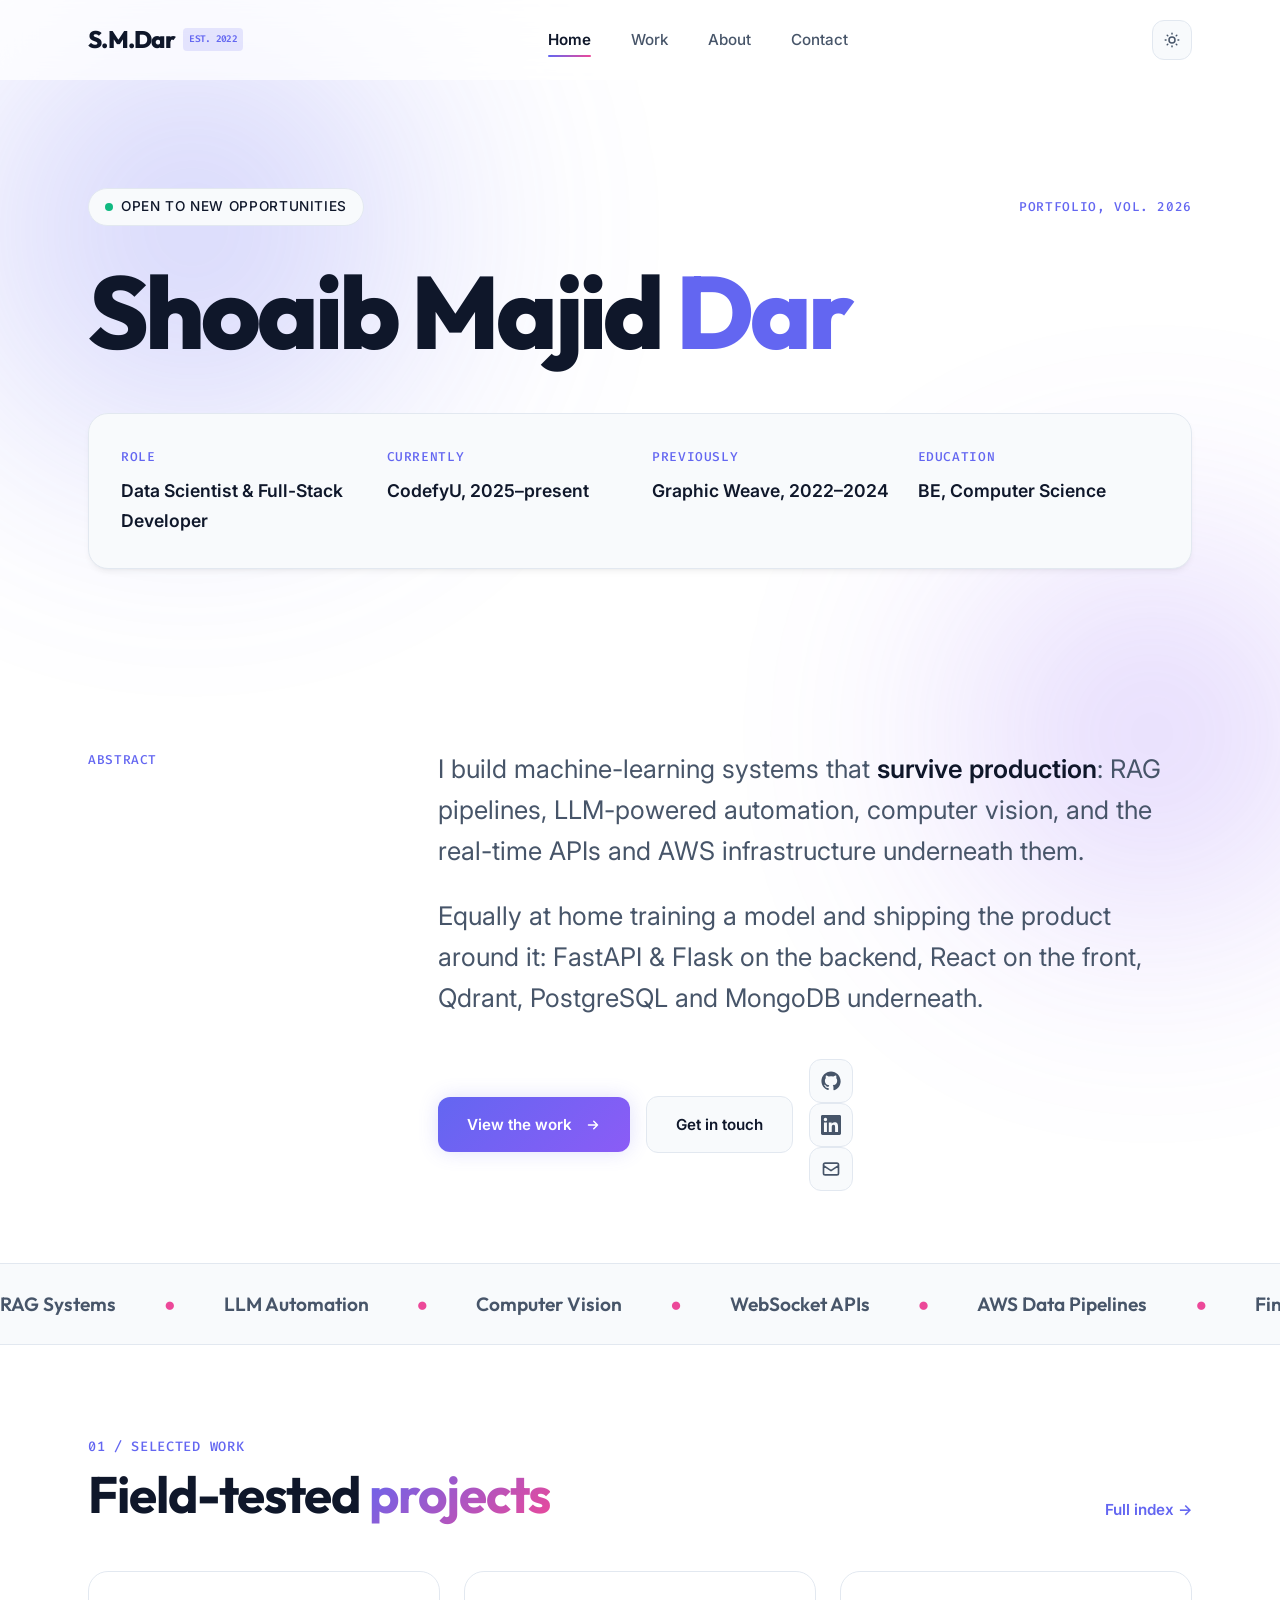
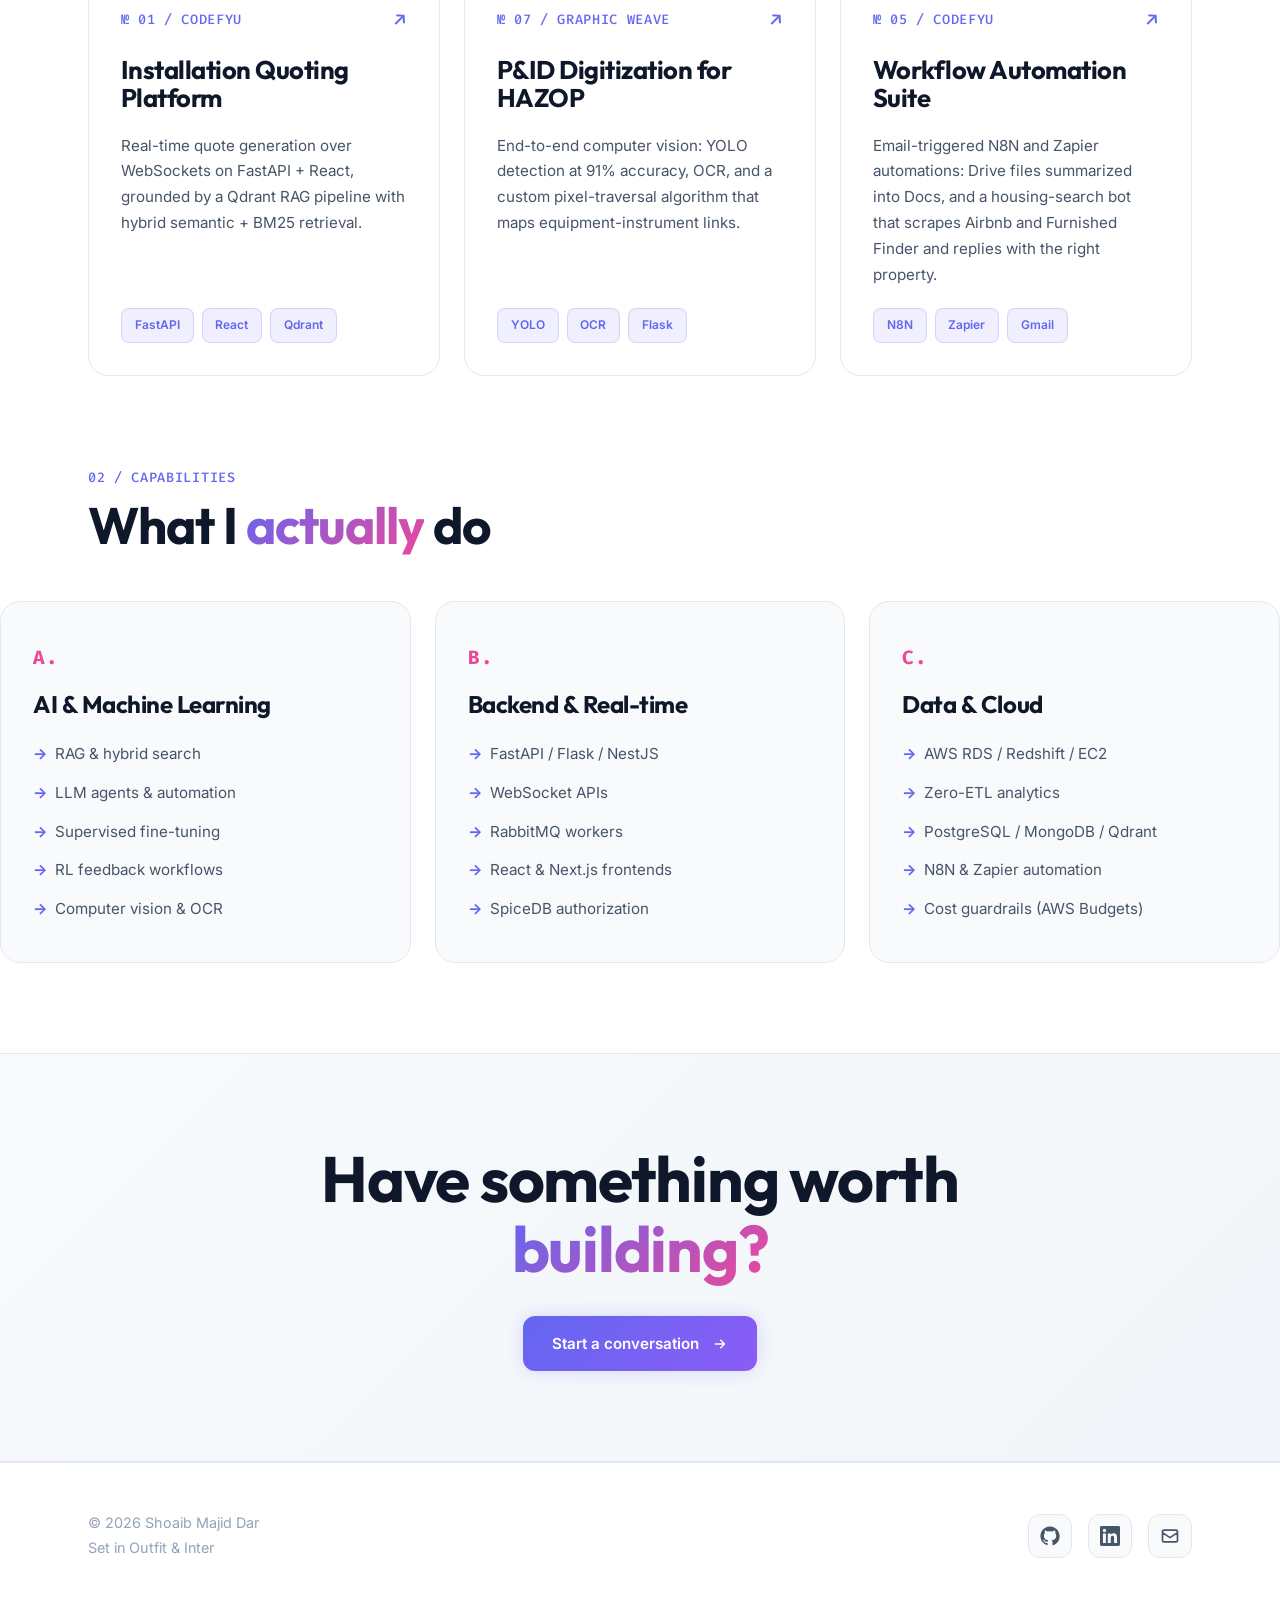
<file: index.html>
<!DOCTYPE html>
<html lang="en">

<head>
  <meta charset="UTF-8">
  <meta name="viewport" content="width=device-width, initial-scale=1.0">
  <meta name="description"
    content="Shoaib Majid Dar, Data Scientist & Full-Stack Developer. RAG systems, LLM automation, computer vision, and the infrastructure that carries them to production.">
  <title>Shoaib Majid Dar | Data Scientist &amp; Full-Stack Developer</title>
  <link rel="icon" type="image/png" href="favicon.png">
  <script>
    (function () {
      try {
        var t = localStorage.getItem('theme') ||
          (matchMedia('(prefers-color-scheme: dark)').matches ? 'dark' : 'light');
        document.documentElement.setAttribute('data-theme', t);
      } catch (e) { }
    })();
  </script>
  <link rel="preconnect" href="https://fonts.googleapis.com">
  <link rel="preconnect" href="https://fonts.gstatic.com" crossorigin>
  <link href="https://fonts.googleapis.com/css2?family=Inter:wght@400;500;600&family=Outfit:wght@300;400;500;600;700;800&family=Fira+Code:wght@400;500&display=swap" rel="stylesheet">
  <link rel="stylesheet" href="css/styles.css">
</head>

<body>
  <!-- Navigation -->
  <nav class="navbar">
    <div class="container">
      <a href="index.html" class="nav-logo">S.M.Dar<sup>EST. 2022</sup></a>

      <ul class="nav-menu" id="navMenu">
        <li><a href="index.html" class="nav-link active">Home</a></li>
        <li><a href="portfolio.html" class="nav-link">Work</a></li>
        <li><a href="about.html" class="nav-link">About</a></li>
        <li><a href="contact.html" class="nav-link">Contact</a></li>
      </ul>

      <div class="nav-actions">
        <button class="theme-toggle" id="themeToggle" aria-label="Toggle theme">
          <svg class="sun-icon" xmlns="http://www.w3.org/2000/svg" fill="none" viewBox="0 0 24 24"
            stroke="currentColor">
            <path stroke-linecap="round" stroke-linejoin="round" stroke-width="2"
              d="M12 3v1m0 16v1m9-9h-1M4 12H3m15.364 6.364l-.707-.707M6.343 6.343l-.707-.707m12.728 0l-.707.707M6.343 17.657l-.707.707M16 12a4 4 0 11-8 0 4 4 0 018 0z" />
          </svg>
          <svg class="moon-icon" style="display:none;" xmlns="http://www.w3.org/2000/svg" fill="none"
            viewBox="0 0 24 24" stroke="currentColor">
            <path stroke-linecap="round" stroke-linejoin="round" stroke-width="2"
              d="M20.354 15.354A9 9 0 018.646 3.646 9.003 9.003 0 0012 21a9.003 9.003 0 008.354-5.646z" />
          </svg>
        </button>
        <button class="nav-toggle" id="navToggle" aria-label="Toggle menu">
          <span></span>
          <span></span>
          <span></span>
        </button>
      </div>
    </div>
  </nav>

  <!-- Masthead -->
  <header class="masthead">
    <div class="container">
      <div class="masthead-top mono reveal">
        <span class="status-pill"><span class="status-dot"></span>Open to new opportunities</span>
        <span>Portfolio, Vol. 2026</span>
      </div>
      <h1 class="masthead-name reveal d1">
        Shoaib Majid <span class="last-name">Dar</span>
      </h1>
      <dl class="masthead-meta reveal d2">
        <div>
          <dt class="mono">Role</dt>
          <dd>Data Scientist &amp; Full-Stack Developer</dd>
        </div>
        <div>
          <dt class="mono">Currently</dt>
          <dd>CodefyU, 2025&ndash;present</dd>
        </div>
        <div>
          <dt class="mono">Previously</dt>
          <dd>Graphic Weave, 2022&ndash;2024</dd>
        </div>
        <div>
          <dt class="mono">Education</dt>
          <dd>BE, Computer Science</dd>
        </div>
      </dl>
    </div>
  </header>

  <!-- Abstract -->
  <section class="abstract">
    <div class="container">
      <span class="abstract-label mono reveal">Abstract</span>
      <div class="abstract-body">
        <p class="reveal d1">
          I build machine-learning systems that <em>survive production</em>: RAG pipelines,
          LLM-powered automation, computer vision, and the real-time APIs and AWS
          infrastructure underneath them.
        </p>
        <p class="reveal d2">
          Equally at home training a model and shipping the product around it:
          FastAPI &amp; Flask on the backend, React on the front, Qdrant, PostgreSQL
          and MongoDB underneath.
        </p>
        <div class="abstract-actions reveal d3">
          <a href="portfolio.html" class="btn btn-primary">
            View the work
            <svg xmlns="http://www.w3.org/2000/svg" fill="none" viewBox="0 0 24 24" stroke="currentColor">
              <path stroke-linecap="round" stroke-linejoin="round" stroke-width="2" d="M13 7l5 5m0 0l-5 5m5-5H6" />
            </svg>
          </a>
          <a href="contact.html" class="btn btn-secondary">Get in touch</a>
          <div class="hero-social">
            <a href="https://github.com/ShoaibMajidDar" target="_blank" rel="noopener" class="icon-link"
              aria-label="GitHub">
              <svg xmlns="http://www.w3.org/2000/svg" viewBox="0 0 24 24" fill="currentColor">
                <path
                  d="M12 .5C5.65.5.5 5.65.5 12c0 5.08 3.29 9.39 7.86 10.91.58.1.79-.25.79-.56v-2c-3.2.69-3.87-1.36-3.87-1.36-.52-1.33-1.27-1.68-1.27-1.68-1.04-.71.08-.7.08-.7 1.15.08 1.76 1.18 1.76 1.18 1.02 1.76 2.69 1.25 3.35.96.1-.74.4-1.25.72-1.54-2.55-.29-5.24-1.28-5.24-5.69 0-1.26.45-2.28 1.18-3.09-.12-.29-.51-1.46.11-3.04 0 0 .97-.31 3.18 1.18a11.05 11.05 0 0 1 5.79 0c2.21-1.49 3.17-1.18 3.17-1.18.63 1.58.24 2.75.12 3.04.74.81 1.18 1.83 1.18 3.09 0 4.42-2.69 5.39-5.26 5.68.41.36.78 1.06.78 2.14v3.17c0 .31.21.67.8.56 4.57-1.52 7.85-5.83 7.85-10.91C23.5 5.65 18.35.5 12 .5Z" />
              </svg>
            </a>
            <a href="https://www.linkedin.com/in/shoaib-dar-37178b1ab/" target="_blank" rel="noopener"
              class="icon-link" aria-label="LinkedIn">
              <svg xmlns="http://www.w3.org/2000/svg" viewBox="0 0 24 24" fill="currentColor">
                <path
                  d="M20.45 20.45h-3.55v-5.57c0-1.33-.03-3.04-1.85-3.04-1.85 0-2.14 1.45-2.14 2.94v5.67H9.36V9h3.41v1.56h.05c.48-.9 1.64-1.85 3.37-1.85 3.6 0 4.27 2.37 4.27 5.46v6.28ZM5.34 7.43a2.06 2.06 0 1 1 0-4.12 2.06 2.06 0 0 1 0 4.12ZM7.12 20.45H3.56V9h3.56v11.45ZM22.22 0H1.77C.79 0 0 .77 0 1.72v20.55C0 23.23.79 24 1.77 24h20.45c.98 0 1.78-.77 1.78-1.73V1.72C24 .77 23.2 0 22.22 0Z" />
              </svg>
            </a>
            <a href="mailto:shoaibmajid92@gmail.com" class="icon-link" aria-label="Email">
              <svg xmlns="http://www.w3.org/2000/svg" fill="none" viewBox="0 0 24 24" stroke="currentColor">
                <path stroke-linecap="round" stroke-linejoin="round" stroke-width="2"
                  d="M3 8l9 6 9-6M5 19h14a2 2 0 002-2V7a2 2 0 00-2-2H5a2 2 0 00-2 2v10a2 2 0 002 2z" />
              </svg>
            </a>
          </div>
        </div>
      </div>
    </div>
  </section>

  <!-- Marquee divider -->
  <div class="marquee" aria-hidden="true">
    <div class="marquee-track">
      <span>RAG Systems</span><span class="sep">●</span>
      <span>LLM Automation</span><span class="sep">●</span>
      <span>Computer Vision</span><span class="sep">●</span>
      <span>WebSocket APIs</span><span class="sep">●</span>
      <span>AWS Data Pipelines</span><span class="sep">●</span>
      <span>Fine-tuning</span><span class="sep">●</span>
      <span>RAG Systems</span><span class="sep">●</span>
      <span>LLM Automation</span><span class="sep">●</span>
      <span>Computer Vision</span><span class="sep">●</span>
      <span>WebSocket APIs</span><span class="sep">●</span>
      <span>AWS Data Pipelines</span><span class="sep">●</span>
      <span>Fine-tuning</span><span class="sep">●</span>
    </div>
  </div>

  <!-- Selected work -->
  <section class="section">
    <div class="container">
      <div class="section-head reveal">
        <div>
          <span class="kicker mono">01 / Selected work</span>
          <h2>Field-tested <em>projects</em></h2>
        </div>
        <a href="portfolio.html" class="section-link">Full index &rarr;</a>
      </div>

      <div class="featured-grid">
        <a href="project.html?id=quoting-platform" class="feature-card reveal d1">
          <div class="feature-top mono">
            <span>№ 01 / CodefyU</span>
            <span class="feature-arrow">&#8599;</span>
          </div>
          <h3>Installation Quoting Platform</h3>
          <p>Real-time quote generation over WebSockets on FastAPI + React, grounded by a
            Qdrant RAG pipeline with hybrid semantic + BM25 retrieval.</p>
          <div class="tag-row">
            <span class="tag">FastAPI</span><span class="tag">React</span><span class="tag">Qdrant</span>
          </div>
        </a>
        <a href="project.html?id=pid-digitization" class="feature-card reveal d2">
          <div class="feature-top mono">
            <span>№ 07 / Graphic Weave</span>
            <span class="feature-arrow">&#8599;</span>
          </div>
          <h3>P&amp;ID Digitization for HAZOP</h3>
          <p>End-to-end computer vision: YOLO detection at 91% accuracy, OCR, and a custom
            pixel-traversal algorithm that maps equipment-instrument links.</p>
          <div class="tag-row">
            <span class="tag">YOLO</span><span class="tag">OCR</span><span class="tag">Flask</span>
          </div>
        </a>
        <a href="project.html?id=workflow-automations" class="feature-card reveal d3">
          <div class="feature-top mono">
            <span>№ 05 / CodefyU</span>
            <span class="feature-arrow">&#8599;</span>
          </div>
          <h3>Workflow Automation Suite</h3>
          <p>Email-triggered N8N and Zapier automations: Drive files summarized into Docs,
            and a housing-search bot that scrapes Airbnb and Furnished Finder and replies
            with the right property.</p>
          <div class="tag-row">
            <span class="tag">N8N</span><span class="tag">Zapier</span><span class="tag">Gmail</span>
          </div>
        </a>
      </div>
    </div>
  </section>

  <!-- Capabilities -->
  <section class="section" style="padding-top: 0;">
    <div class="container">
      <div class="section-head reveal">
        <div>
          <span class="kicker mono">02 / Capabilities</span>
          <h2>What I <em>actually</em> do</h2>
        </div>
      </div>
    </div>
    <div class="cap-grid">
      <div class="cap-cell reveal d1">
        <span class="cap-num mono">A.</span>
        <h3>AI &amp; Machine Learning</h3>
        <ul>
          <li>RAG &amp; hybrid search</li>
          <li>LLM agents &amp; automation</li>
          <li>Supervised fine-tuning</li>
          <li>RL feedback workflows</li>
          <li>Computer vision &amp; OCR</li>
        </ul>
      </div>
      <div class="cap-cell reveal d2">
        <span class="cap-num mono">B.</span>
        <h3>Backend &amp; Real-time</h3>
        <ul>
          <li>FastAPI / Flask / NestJS</li>
          <li>WebSocket APIs</li>
          <li>RabbitMQ workers</li>
          <li>React &amp; Next.js frontends</li>
          <li>SpiceDB authorization</li>
        </ul>
      </div>
      <div class="cap-cell reveal d3">
        <span class="cap-num mono">C.</span>
        <h3>Data &amp; Cloud</h3>
        <ul>
          <li>AWS RDS / Redshift / EC2</li>
          <li>Zero-ETL analytics</li>
          <li>PostgreSQL / MongoDB / Qdrant</li>
          <li>N8N &amp; Zapier automation</li>
          <li>Cost guardrails (AWS Budgets)</li>
        </ul>
      </div>
    </div>
  </section>

  <!-- CTA -->
  <section class="cta-band">
    <div class="container">
      <h2 class="reveal">Have something worth <em>building?</em></h2>
      <a href="contact.html" class="btn btn-primary reveal d1">
        Start a conversation
        <svg xmlns="http://www.w3.org/2000/svg" fill="none" viewBox="0 0 24 24" stroke="currentColor">
          <path stroke-linecap="round" stroke-linejoin="round" stroke-width="2" d="M13 7l5 5m0 0l-5 5m5-5H6" />
        </svg>
      </a>
    </div>
  </section>

  <!-- Footer -->
  <footer class="footer">
    <div class="container">
      <p class="footer-colophon">© 2026 Shoaib Majid Dar<br>Set in Outfit &amp; Inter</p>
      <div class="footer-social">
        <a href="https://github.com/ShoaibMajidDar" target="_blank" rel="noopener" class="icon-link"
          aria-label="GitHub">
          <svg xmlns="http://www.w3.org/2000/svg" viewBox="0 0 24 24" fill="currentColor">
            <path
              d="M12 .5C5.65.5.5 5.65.5 12c0 5.08 3.29 9.39 7.86 10.91.58.1.79-.25.79-.56v-2c-3.2.69-3.87-1.36-3.87-1.36-.52-1.33-1.27-1.68-1.27-1.68-1.04-.71.08-.7.08-.7 1.15.08 1.76 1.18 1.76 1.18 1.02 1.76 2.69 1.25 3.35.96.1-.74.4-1.25.72-1.54-2.55-.29-5.24-1.28-5.24-5.69 0-1.26.45-2.28 1.18-3.09-.12-.29-.51-1.46.11-3.04 0 0 .97-.31 3.18 1.18a11.05 11.05 0 0 1 5.79 0c2.21-1.49 3.17-1.18 3.17-1.18.63 1.58.24 2.75.12 3.04.74.81 1.18 1.83 1.18 3.09 0 4.42-2.69 5.39-5.26 5.68.41.36.78 1.06.78 2.14v3.17c0 .31.21.67.8.56 4.57-1.52 7.85-5.83 7.85-10.91C23.5 5.65 18.35.5 12 .5Z" />
          </svg>
        </a>
        <a href="https://www.linkedin.com/in/shoaib-dar-37178b1ab/" target="_blank" rel="noopener" class="icon-link"
          aria-label="LinkedIn">
          <svg xmlns="http://www.w3.org/2000/svg" viewBox="0 0 24 24" fill="currentColor">
            <path
              d="M20.45 20.45h-3.55v-5.57c0-1.33-.03-3.04-1.85-3.04-1.85 0-2.14 1.45-2.14 2.94v5.67H9.36V9h3.41v1.56h.05c.48-.9 1.64-1.85 3.37-1.85 3.6 0 4.27 2.37 4.27 5.46v6.28ZM5.34 7.43a2.06 2.06 0 1 1 0-4.12 2.06 2.06 0 0 1 0 4.12ZM7.12 20.45H3.56V9h3.56v11.45ZM22.22 0H1.77C.79 0 0 .77 0 1.72v20.55C0 23.23.79 24 1.77 24h20.45c.98 0 1.78-.77 1.78-1.73V1.72C24 .77 23.2 0 22.22 0Z" />
          </svg>
        </a>
        <a href="mailto:shoaibmajid92@gmail.com" class="icon-link" aria-label="Email">
          <svg xmlns="http://www.w3.org/2000/svg" fill="none" viewBox="0 0 24 24" stroke="currentColor">
            <path stroke-linecap="round" stroke-linejoin="round" stroke-width="2"
              d="M3 8l9 6 9-6M5 19h14a2 2 0 002-2V7a2 2 0 00-2-2H5a2 2 0 00-2 2v10a2 2 0 002 2z" />
          </svg>
        </a>
      </div>
    </div>
  </footer>

  <script src="js/main.js"></script>
</body>

</html>
</file>
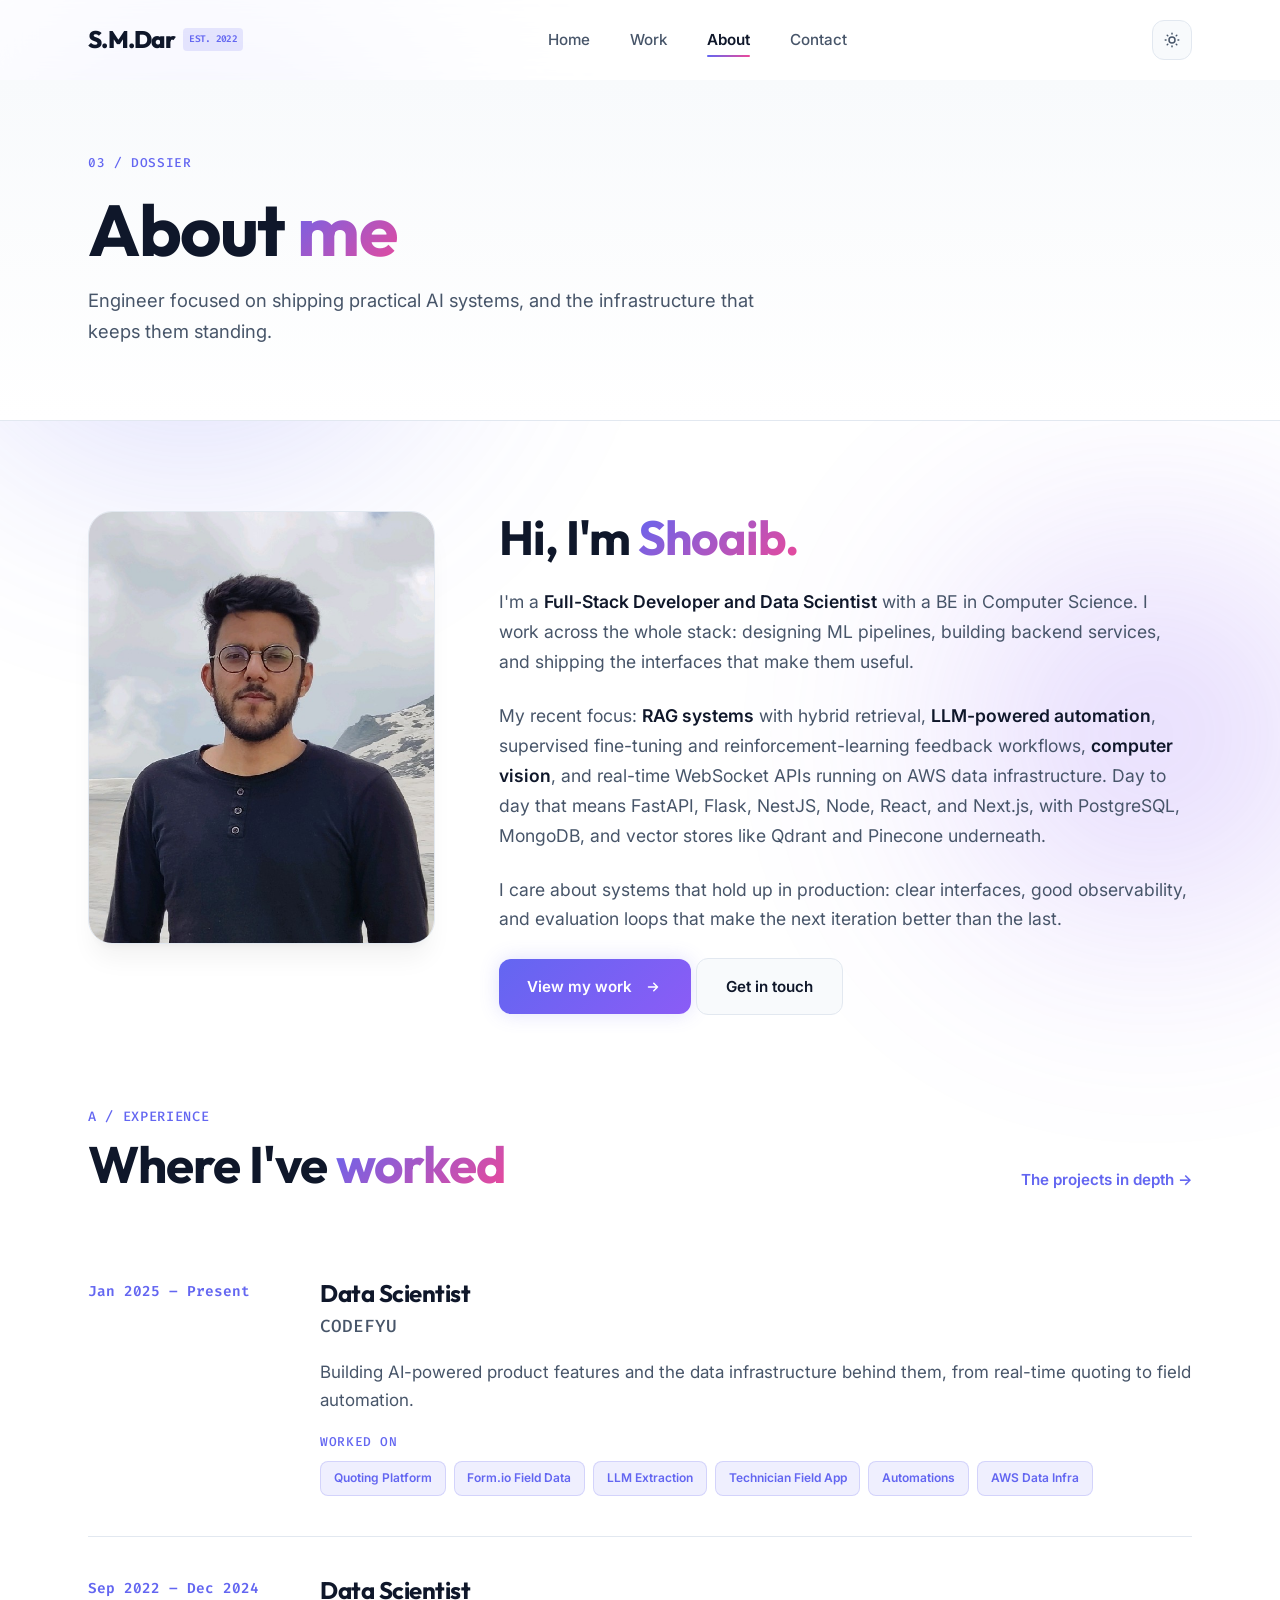
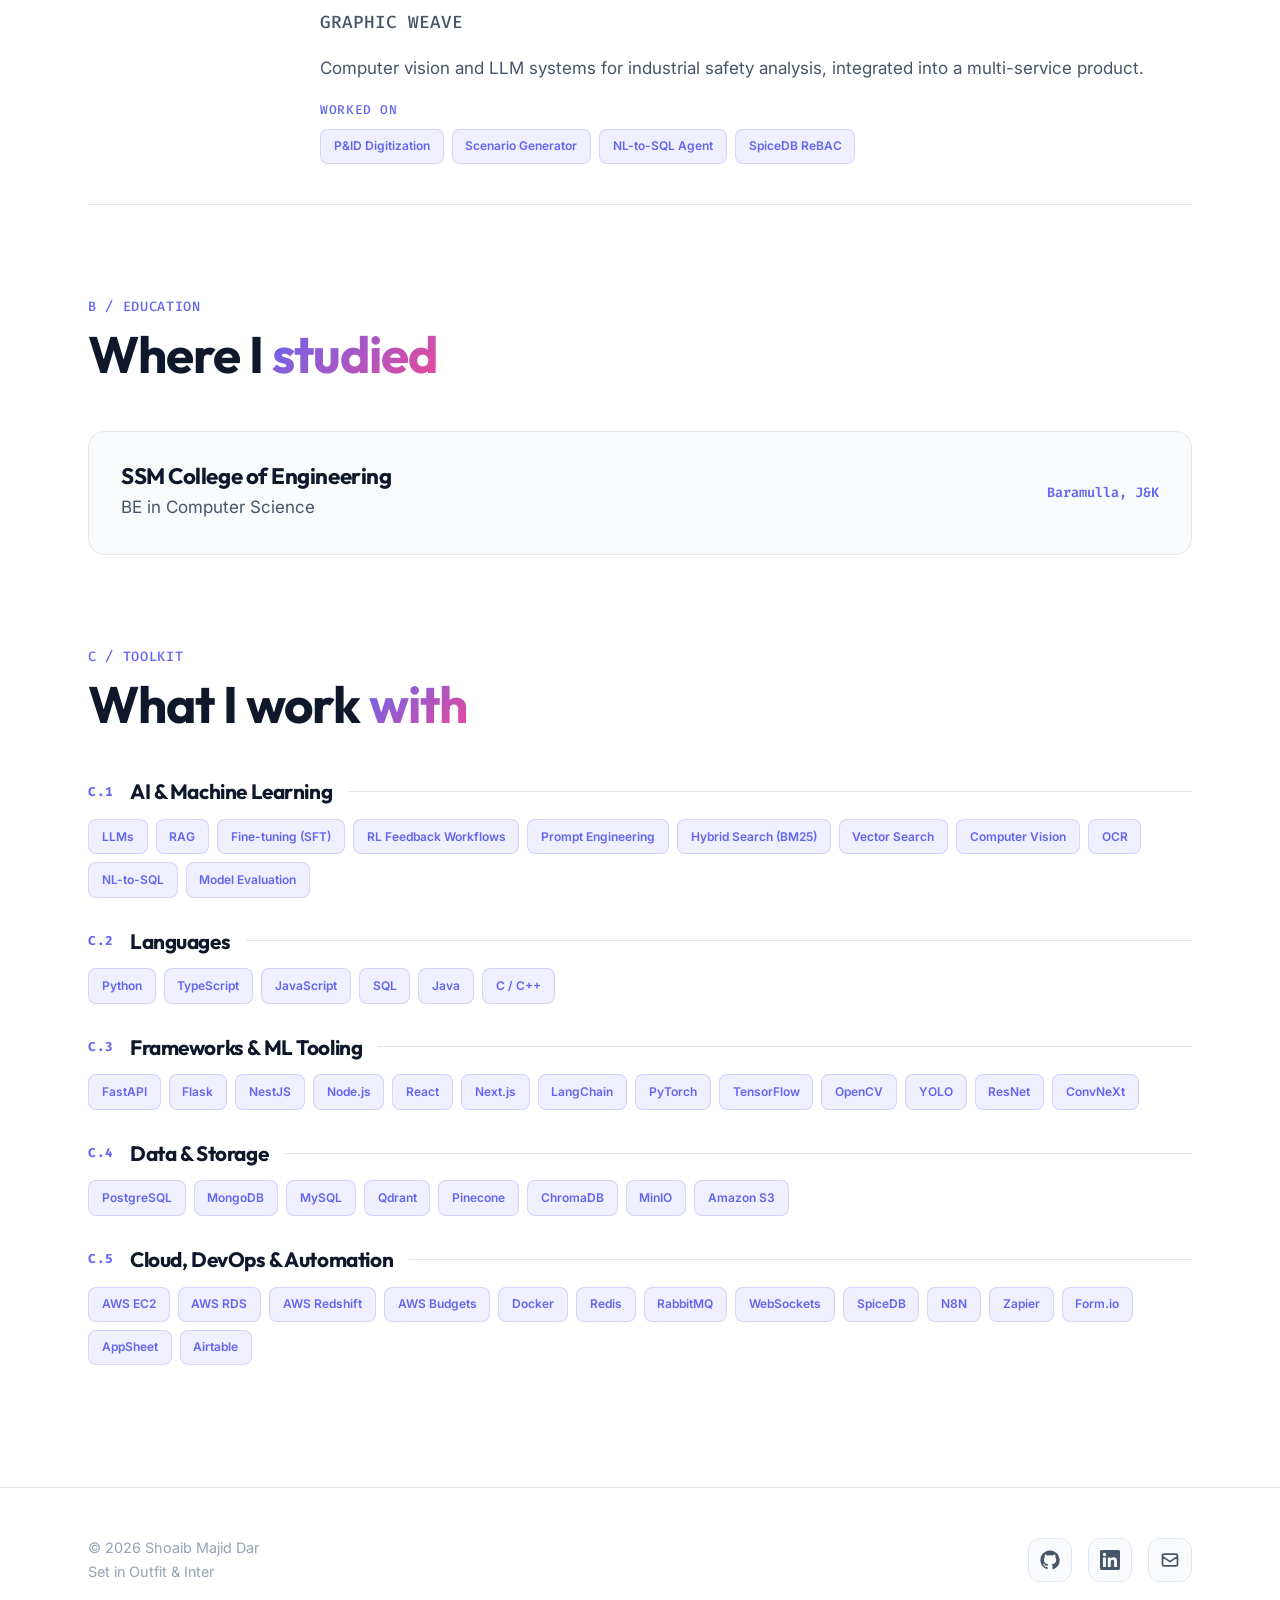
<file: about.html>
<!DOCTYPE html>
<html lang="en">

<head>
    <meta charset="UTF-8">
    <meta name="viewport" content="width=device-width, initial-scale=1.0">
    <meta name="description"
        content="About Shoaib Majid Dar, Data Scientist and Full-Stack Developer. Experience at CodefyU and Graphic Weave, BE in Computer Science.">
    <title>About | Shoaib Majid Dar</title>
    <script>
        (function () {
            try {
                var t = localStorage.getItem('theme') ||
                    (matchMedia('(prefers-color-scheme: dark)').matches ? 'dark' : 'light');
                document.documentElement.setAttribute('data-theme', t);
            } catch (e) { }
        })();
    </script>
    <link rel="preconnect" href="https://fonts.googleapis.com">
    <link rel="preconnect" href="https://fonts.gstatic.com" crossorigin>
    <link href="https://fonts.googleapis.com/css2?family=Inter:wght@400;500;600&family=Outfit:wght@300;400;500;600;700;800&family=Fira+Code:wght@400;500&display=swap" rel="stylesheet">
    <link rel="stylesheet" href="css/styles.css">
</head>

<body>
    <!-- Navigation -->
    <nav class="navbar">
        <div class="container">
            <a href="index.html" class="nav-logo">S.M.Dar<sup>EST. 2022</sup></a>

            <ul class="nav-menu" id="navMenu">
                <li><a href="index.html" class="nav-link">Home</a></li>
                <li><a href="portfolio.html" class="nav-link">Work</a></li>
                <li><a href="about.html" class="nav-link active">About</a></li>
                <li><a href="contact.html" class="nav-link">Contact</a></li>
            </ul>

            <div class="nav-actions">
                <button class="theme-toggle" id="themeToggle" aria-label="Toggle theme">
                    <svg class="sun-icon" xmlns="http://www.w3.org/2000/svg" fill="none" viewBox="0 0 24 24"
                        stroke="currentColor">
                        <path stroke-linecap="round" stroke-linejoin="round" stroke-width="2"
                            d="M12 3v1m0 16v1m9-9h-1M4 12H3m15.364 6.364l-.707-.707M6.343 6.343l-.707-.707m12.728 0l-.707.707M6.343 17.657l-.707.707M16 12a4 4 0 11-8 0 4 4 0 018 0z" />
                    </svg>
                    <svg class="moon-icon" style="display:none;" xmlns="http://www.w3.org/2000/svg" fill="none"
                        viewBox="0 0 24 24" stroke="currentColor">
                        <path stroke-linecap="round" stroke-linejoin="round" stroke-width="2"
                            d="M20.354 15.354A9 9 0 018.646 3.646 9.003 9.003 0 0012 21a9.003 9.003 0 008.354-5.646z" />
                    </svg>
                </button>
                <button class="nav-toggle" id="navToggle" aria-label="Toggle menu">
                    <span></span>
                    <span></span>
                    <span></span>
                </button>
            </div>
        </div>
    </nav>

    <!-- Page header -->
    <header class="page-header">
        <div class="container">
            <span class="kicker mono reveal">03 / Dossier</span>
            <h1 class="page-title reveal d1">About <em>me</em></h1>
            <p class="page-subtitle reveal d2">
                Engineer focused on shipping practical AI systems, and the infrastructure
                that keeps them standing.
            </p>
        </div>
    </header>

    <!-- Bio -->
    <section class="section">
        <div class="container">
            <div class="about-grid">
                <figure class="about-portrait reveal" aria-label="Shoaib Majid Dar">
                    <span class="monogram">S.M.D</span>
                    <img src="images/shoaib.jpg" alt="Shoaib Majid Dar" onerror="this.remove()">
                    <!-- <figcaption></figcaption> -->
                </figure>
                <div class="about-bio reveal d1">
                    <h2>Hi, I'm <em>Shoaib.</em></h2>
                    <p>
                        I'm a <strong>Full-Stack Developer and Data Scientist</strong> with a BE in
                        Computer Science. I work across the whole stack: designing ML pipelines,
                        building backend services, and shipping the interfaces that make them useful.
                    </p>
                    <p>
                        My recent focus: <strong>RAG systems</strong> with hybrid retrieval,
                        <strong>LLM-powered automation</strong>, supervised fine-tuning and
                        reinforcement-learning feedback workflows, <strong>computer vision</strong>,
                        and real-time WebSocket APIs running on AWS data infrastructure. Day to day
                        that means FastAPI, Flask, NestJS, Node, React, and Next.js, with PostgreSQL,
                        MongoDB, and vector stores like Qdrant and Pinecone underneath.
                    </p>
                    <p>
                        I care about systems that hold up in production: clear interfaces, good
                        observability, and evaluation loops that make the next iteration better
                        than the last.
                    </p>
                    <div class="about-actions">
                        <a href="portfolio.html" class="btn btn-primary">
                            View my work
                            <svg xmlns="http://www.w3.org/2000/svg" fill="none" viewBox="0 0 24 24"
                                stroke="currentColor">
                                <path stroke-linecap="round" stroke-linejoin="round" stroke-width="2"
                                    d="M13 7l5 5m0 0l-5 5m5-5H6" />
                            </svg>
                        </a>
                        <a href="contact.html" class="btn btn-secondary">Get in touch</a>
                    </div>
                </div>
            </div>
        </div>
    </section>

    <!-- Experience -->
    <section class="section" style="padding-top: 0;">
        <div class="container">
            <div class="section-head reveal">
                <div>
                    <span class="kicker mono">A / Experience</span>
                    <h2>Where I've <em>worked</em></h2>
                </div>
                <a href="portfolio.html" class="section-link">The projects in depth &rarr;</a>
            </div>

            <div class="xp-list">
                <article class="xp-entry reveal">
                    <div class="xp-when">Jan 2025 – Present</div>
                    <div class="xp-role">
                        <h3>Data Scientist</h3>
                        <span class="xp-company">CodefyU</span>
                        <p>
                            Building AI-powered product features and the data infrastructure behind
                            them, from real-time quoting to field automation.
                        </p>
                        <div class="xp-worked">
                            <span class="mono">Worked on</span>
                            <div class="tag-row">
                                <a class="tag" href="project.html?id=quoting-platform">Quoting Platform</a>
                                <a class="tag" href="project.html?id=formio-field-data">Form.io Field Data</a>
                                <a class="tag" href="project.html?id=llm-extraction-pipeline">LLM Extraction</a>
                                <a class="tag" href="project.html?id=technician-field-app">Technician Field App</a>
                                <a class="tag" href="project.html?id=workflow-automations">Automations</a>
                                <a class="tag" href="project.html?id=aws-data-infra">AWS Data Infra</a>
                            </div>
                        </div>
                    </div>
                </article>

                <article class="xp-entry reveal d1">
                    <div class="xp-when">Sep 2022 – Dec 2024</div>
                    <div class="xp-role">
                        <h3>Data Scientist</h3>
                        <span class="xp-company">Graphic Weave</span>
                        <p>
                            Computer vision and LLM systems for industrial safety analysis,
                            integrated into a multi-service product.
                        </p>
                        <div class="xp-worked">
                            <span class="mono">Worked on</span>
                            <div class="tag-row">
                                <a class="tag" href="project.html?id=pid-digitization">P&amp;ID Digitization</a>
                                <a class="tag" href="project.html?id=scenario-generator">Scenario Generator</a>
                                <a class="tag" href="project.html?id=nl-to-sql">NL-to-SQL Agent</a>
                                <a class="tag" href="project.html?id=spicedb-rebac">SpiceDB ReBAC</a>
                            </div>
                        </div>
                    </div>
                </article>
            </div>
        </div>
    </section>

    <!-- Education -->
    <section class="section" style="padding-top: 0;">
        <div class="container">
            <div class="section-head reveal">
                <div>
                    <span class="kicker mono">B / Education</span>
                    <h2>Where I <em>studied</em></h2>
                </div>
            </div>
            <div class="edu-card reveal d1">
                <div>
                    <h3>SSM College of Engineering</h3>
                    <p class="edu-degree">BE in Computer Science</p>
                </div>
                <span class="edu-loc">Baramulla, J&amp;K</span>
            </div>
        </div>
    </section>

    <!-- Skills -->
    <section class="section" style="padding-top: 0;">
        <div class="container">
            <div class="section-head reveal">
                <div>
                    <span class="kicker mono">C / Toolkit</span>
                    <h2>What I work <em>with</em></h2>
                </div>
            </div>

            <div class="skill-group reveal">
                <div class="skill-group-head">
                    <span class="mono">C.1</span>
                    <h3>AI &amp; Machine Learning</h3>
                </div>
                <div class="tag-row">
                    <span class="tag">LLMs</span>
                    <span class="tag">RAG</span>
                    <span class="tag">Fine-tuning (SFT)</span>
                    <span class="tag">RL Feedback Workflows</span>
                    <span class="tag">Prompt Engineering</span>
                    <span class="tag">Hybrid Search (BM25)</span>
                    <span class="tag">Vector Search</span>
                    <span class="tag">Computer Vision</span>
                    <span class="tag">OCR</span>
                    <span class="tag">NL-to-SQL</span>
                    <span class="tag">Model Evaluation</span>
                </div>
            </div>

            <div class="skill-group reveal">
                <div class="skill-group-head">
                    <span class="mono">C.2</span>
                    <h3>Languages</h3>
                </div>
                <div class="tag-row">
                    <span class="tag">Python</span>
                    <span class="tag">TypeScript</span>
                    <span class="tag">JavaScript</span>
                    <span class="tag">SQL</span>
                    <span class="tag">Java</span>
                    <span class="tag">C / C++</span>
                </div>
            </div>

            <div class="skill-group reveal">
                <div class="skill-group-head">
                    <span class="mono">C.3</span>
                    <h3>Frameworks &amp; ML Tooling</h3>
                </div>
                <div class="tag-row">
                    <span class="tag">FastAPI</span>
                    <span class="tag">Flask</span>
                    <span class="tag">NestJS</span>
                    <span class="tag">Node.js</span>
                    <span class="tag">React</span>
                    <span class="tag">Next.js</span>
                    <span class="tag">LangChain</span>
                    <span class="tag">PyTorch</span>
                    <span class="tag">TensorFlow</span>
                    <span class="tag">OpenCV</span>
                    <span class="tag">YOLO</span>
                    <span class="tag">ResNet</span>
                    <span class="tag">ConvNeXt</span>
                </div>
            </div>

            <div class="skill-group reveal">
                <div class="skill-group-head">
                    <span class="mono">C.4</span>
                    <h3>Data &amp; Storage</h3>
                </div>
                <div class="tag-row">
                    <span class="tag">PostgreSQL</span>
                    <span class="tag">MongoDB</span>
                    <span class="tag">MySQL</span>
                    <span class="tag">Qdrant</span>
                    <span class="tag">Pinecone</span>
                    <span class="tag">ChromaDB</span>
                    <span class="tag">MinIO</span>
                    <span class="tag">Amazon S3</span>
                </div>
            </div>

            <div class="skill-group reveal">
                <div class="skill-group-head">
                    <span class="mono">C.5</span>
                    <h3>Cloud, DevOps &amp; Automation</h3>
                </div>
                <div class="tag-row">
                    <span class="tag">AWS EC2</span>
                    <span class="tag">AWS RDS</span>
                    <span class="tag">AWS Redshift</span>
                    <span class="tag">AWS Budgets</span>
                    <span class="tag">Docker</span>
                    <span class="tag">Redis</span>
                    <span class="tag">RabbitMQ</span>
                    <span class="tag">WebSockets</span>
                    <span class="tag">SpiceDB</span>
                    <span class="tag">N8N</span>
                    <span class="tag">Zapier</span>
                    <span class="tag">Form.io</span>
                    <span class="tag">AppSheet</span>
                    <span class="tag">Airtable</span>
                </div>
            </div>
        </div>
    </section>

    <!-- Footer -->
    <footer class="footer">
        <div class="container">
            <p class="footer-colophon">© 2026 Shoaib Majid Dar<br>Set in Outfit &amp; Inter</p>
            <div class="footer-social">
                <a href="https://github.com/ShoaibMajidDar" target="_blank" rel="noopener" class="icon-link"
                    aria-label="GitHub">
                    <svg xmlns="http://www.w3.org/2000/svg" viewBox="0 0 24 24" fill="currentColor">
                        <path
                            d="M12 .5C5.65.5.5 5.65.5 12c0 5.08 3.29 9.39 7.86 10.91.58.1.79-.25.79-.56v-2c-3.2.69-3.87-1.36-3.87-1.36-.52-1.33-1.27-1.68-1.27-1.68-1.04-.71.08-.7.08-.7 1.15.08 1.76 1.18 1.76 1.18 1.02 1.76 2.69 1.25 3.35.96.1-.74.4-1.25.72-1.54-2.55-.29-5.24-1.28-5.24-5.69 0-1.26.45-2.28 1.18-3.09-.12-.29-.51-1.46.11-3.04 0 0 .97-.31 3.18 1.18a11.05 11.05 0 0 1 5.79 0c2.21-1.49 3.17-1.18 3.17-1.18.63 1.58.24 2.75.12 3.04.74.81 1.18 1.83 1.18 3.09 0 4.42-2.69 5.39-5.26 5.68.41.36.78 1.06.78 2.14v3.17c0 .31.21.67.8.56 4.57-1.52 7.85-5.83 7.85-10.91C23.5 5.65 18.35.5 12 .5Z" />
                    </svg>
                </a>
                <a href="https://www.linkedin.com/in/shoaib-dar-37178b1ab/" target="_blank" rel="noopener"
                    class="icon-link" aria-label="LinkedIn">
                    <svg xmlns="http://www.w3.org/2000/svg" viewBox="0 0 24 24" fill="currentColor">
                        <path
                            d="M20.45 20.45h-3.55v-5.57c0-1.33-.03-3.04-1.85-3.04-1.85 0-2.14 1.45-2.14 2.94v5.67H9.36V9h3.41v1.56h.05c.48-.9 1.64-1.85 3.37-1.85 3.6 0 4.27 2.37 4.27 5.46v6.28ZM5.34 7.43a2.06 2.06 0 1 1 0-4.12 2.06 2.06 0 0 1 0 4.12ZM7.12 20.45H3.56V9h3.56v11.45ZM22.22 0H1.77C.79 0 0 .77 0 1.72v20.55C0 23.23.79 24 1.77 24h20.45c.98 0 1.78-.77 1.78-1.73V1.72C24 .77 23.2 0 22.22 0Z" />
                    </svg>
                </a>
                <a href="mailto:shoaibmajid92@gmail.com" class="icon-link" aria-label="Email">
                    <svg xmlns="http://www.w3.org/2000/svg" fill="none" viewBox="0 0 24 24" stroke="currentColor">
                        <path stroke-linecap="round" stroke-linejoin="round" stroke-width="2"
                            d="M3 8l9 6 9-6M5 19h14a2 2 0 002-2V7a2 2 0 00-2-2H5a2 2 0 00-2 2v10a2 2 0 002 2z" />
                    </svg>
                </a>
            </div>
        </div>
    </footer>

    <script src="js/main.js"></script>
</body>

</html>
</file>
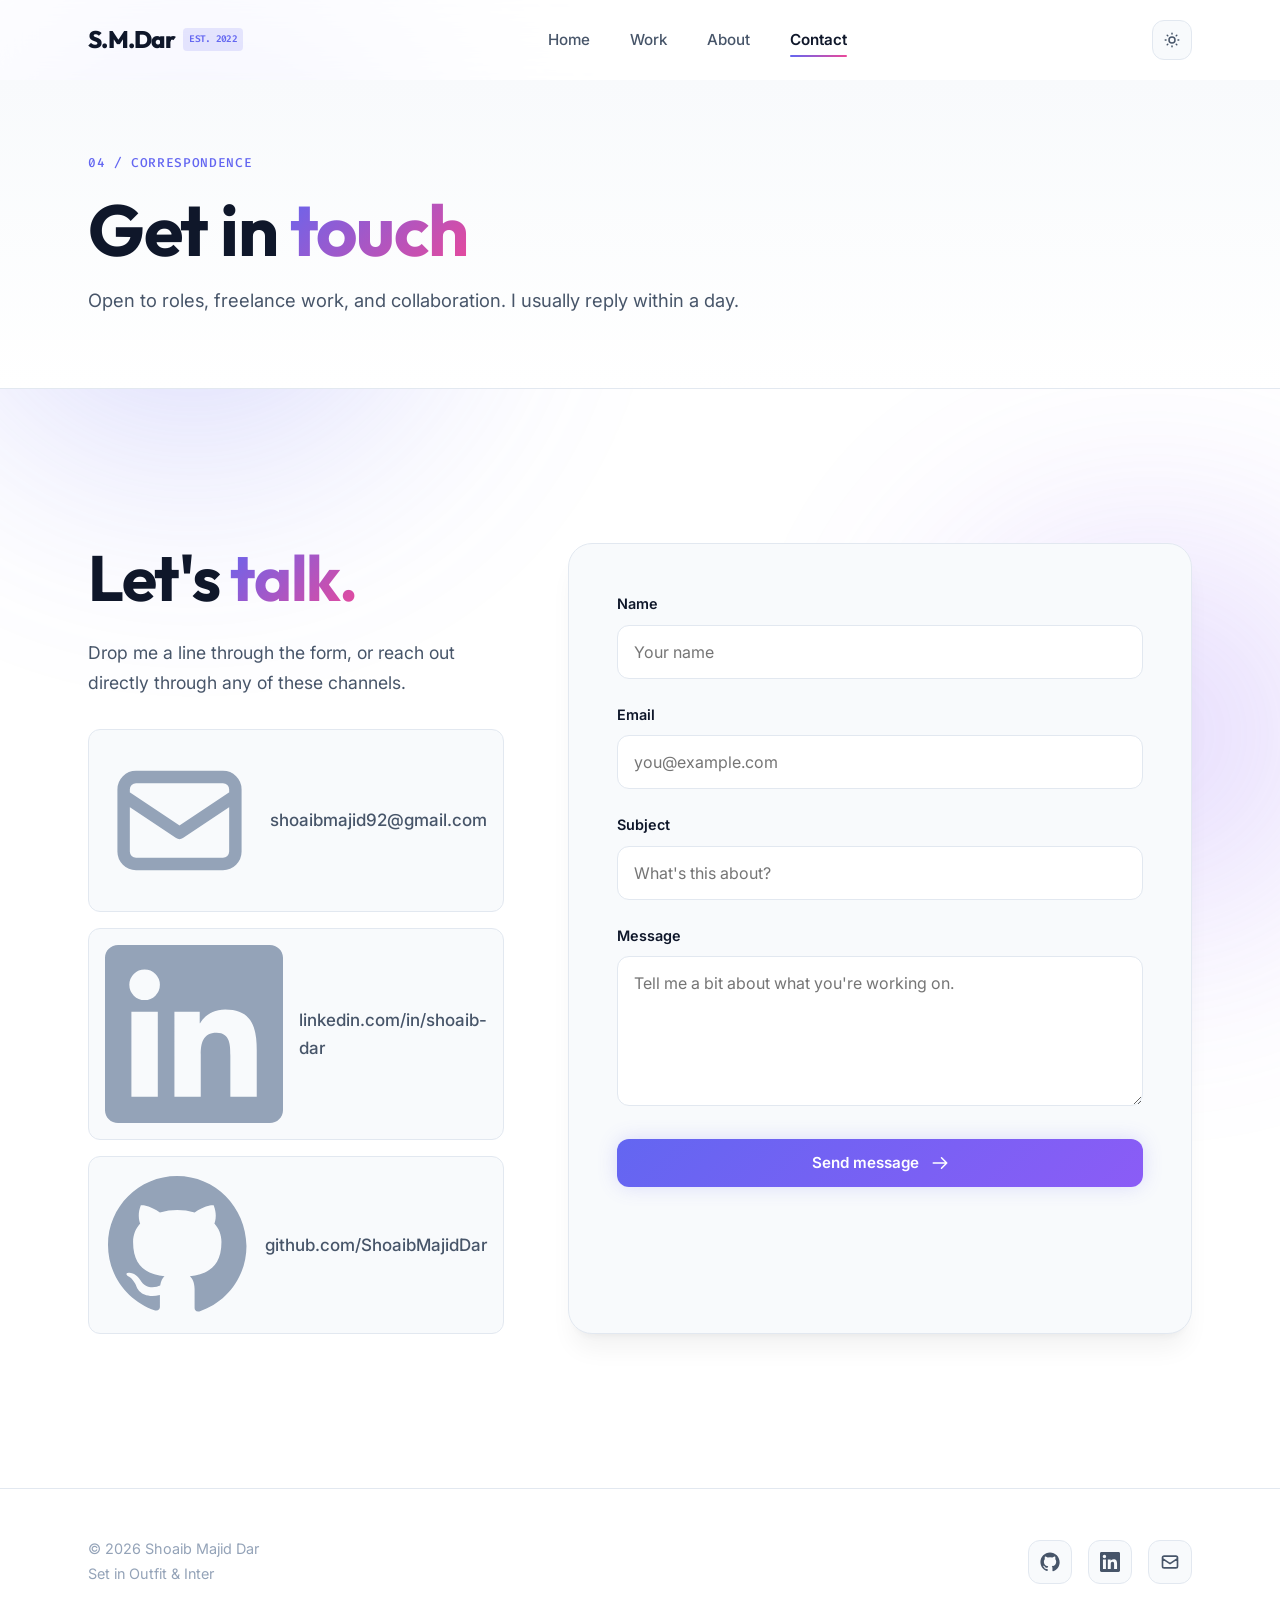
<file: contact.html>
<!DOCTYPE html>
<html lang="en">

<head>
    <meta charset="UTF-8">
    <meta name="viewport" content="width=device-width, initial-scale=1.0">
    <meta name="description" content="Get in touch with Shoaib Majid Dar for roles, freelance work, or collaboration.">
    <title>Contact | Shoaib Majid Dar</title>
    <script>
        (function () {
            try {
                var t = localStorage.getItem('theme') ||
                    (matchMedia('(prefers-color-scheme: dark)').matches ? 'dark' : 'light');
                document.documentElement.setAttribute('data-theme', t);
            } catch (e) { }
        })();
    </script>
    <link rel="preconnect" href="https://fonts.googleapis.com">
    <link rel="preconnect" href="https://fonts.gstatic.com" crossorigin>
    <link href="https://fonts.googleapis.com/css2?family=Inter:wght@400;500;600&family=Outfit:wght@300;400;500;600;700;800&family=Fira+Code:wght@400;500&display=swap" rel="stylesheet">
    <link rel="stylesheet" href="css/styles.css">
</head>

<body>
    <!-- Navigation -->
    <nav class="navbar">
        <div class="container">
            <a href="index.html" class="nav-logo">S.M.Dar<sup>EST. 2022</sup></a>

            <ul class="nav-menu" id="navMenu">
                <li><a href="index.html" class="nav-link">Home</a></li>
                <li><a href="portfolio.html" class="nav-link">Work</a></li>
                <li><a href="about.html" class="nav-link">About</a></li>
                <li><a href="contact.html" class="nav-link active">Contact</a></li>
            </ul>

            <div class="nav-actions">
                <button class="theme-toggle" id="themeToggle" aria-label="Toggle theme">
                    <svg class="sun-icon" xmlns="http://www.w3.org/2000/svg" fill="none" viewBox="0 0 24 24"
                        stroke="currentColor">
                        <path stroke-linecap="round" stroke-linejoin="round" stroke-width="2"
                            d="M12 3v1m0 16v1m9-9h-1M4 12H3m15.364 6.364l-.707-.707M6.343 6.343l-.707-.707m12.728 0l-.707.707M6.343 17.657l-.707.707M16 12a4 4 0 11-8 0 4 4 0 018 0z" />
                    </svg>
                    <svg class="moon-icon" style="display:none;" xmlns="http://www.w3.org/2000/svg" fill="none"
                        viewBox="0 0 24 24" stroke="currentColor">
                        <path stroke-linecap="round" stroke-linejoin="round" stroke-width="2"
                            d="M20.354 15.354A9 9 0 018.646 3.646 9.003 9.003 0 0012 21a9.003 9.003 0 008.354-5.646z" />
                    </svg>
                </button>
                <button class="nav-toggle" id="navToggle" aria-label="Toggle menu">
                    <span></span>
                    <span></span>
                    <span></span>
                </button>
            </div>
        </div>
    </nav>

    <!-- Page header -->
    <header class="page-header">
        <div class="container">
            <span class="kicker mono reveal">04 / Correspondence</span>
            <h1 class="page-title reveal d1">Get in <em>touch</em></h1>
            <p class="page-subtitle reveal d2">
                Open to roles, freelance work, and collaboration. I usually reply within a day.
            </p>
        </div>
    </header>

    <!-- Contact -->
    <section class="section">
        <div class="container">
            <div class="contact-grid">
                <div class="contact-info reveal d1">
                    <h2>Let's <em>talk.</em></h2>
                    <p>Drop me a line through the form, or reach out directly through any of these channels.</p>
                    <div class="contact-channels">
                        <a href="mailto:shoaibmajid92@gmail.com" class="contact-link">
                            <svg xmlns="http://www.w3.org/2000/svg" fill="none" viewBox="0 0 24 24"
                                stroke="currentColor">
                                <path stroke-linecap="round" stroke-linejoin="round" stroke-width="2"
                                    d="M3 8l9 6 9-6M5 19h14a2 2 0 002-2V7a2 2 0 00-2-2H5a2 2 0 00-2 2v10a2 2 0 002 2z" />
                            </svg>
                            shoaibmajid92@gmail.com
                        </a>
                        <a href="https://www.linkedin.com/in/shoaib-dar-37178b1ab/" target="_blank" rel="noopener"
                            class="contact-link">
                            <svg xmlns="http://www.w3.org/2000/svg" viewBox="0 0 24 24" fill="currentColor">
                                <path
                                    d="M20.45 20.45h-3.55v-5.57c0-1.33-.03-3.04-1.85-3.04-1.85 0-2.14 1.45-2.14 2.94v5.67H9.36V9h3.41v1.56h.05c.48-.9 1.64-1.85 3.37-1.85 3.6 0 4.27 2.37 4.27 5.46v6.28ZM5.34 7.43a2.06 2.06 0 1 1 0-4.12 2.06 2.06 0 0 1 0 4.12ZM7.12 20.45H3.56V9h3.56v11.45ZM22.22 0H1.77C.79 0 0 .77 0 1.72v20.55C0 23.23.79 24 1.77 24h20.45c.98 0 1.78-.77 1.78-1.73V1.72C24 .77 23.2 0 22.22 0Z" />
                            </svg>
                            linkedin.com/in/shoaib-dar
                        </a>
                        <a href="https://github.com/ShoaibMajidDar" target="_blank" rel="noopener" class="contact-link">
                            <svg xmlns="http://www.w3.org/2000/svg" viewBox="0 0 24 24" fill="currentColor">
                                <path
                                    d="M12 .5C5.65.5.5 5.65.5 12c0 5.08 3.29 9.39 7.86 10.91.58.1.79-.25.79-.56v-2c-3.2.69-3.87-1.36-3.87-1.36-.52-1.33-1.27-1.68-1.27-1.68-1.04-.71.08-.7.08-.7 1.15.08 1.76 1.18 1.76 1.18 1.02 1.76 2.69 1.25 3.35.96.1-.74.4-1.25.72-1.54-2.55-.29-5.24-1.28-5.24-5.69 0-1.26.45-2.28 1.18-3.09-.12-.29-.51-1.46.11-3.04 0 0 .97-.31 3.18 1.18a11.05 11.05 0 0 1 5.79 0c2.21-1.49 3.17-1.18 3.17-1.18.63 1.58.24 2.75.12 3.04.74.81 1.18 1.83 1.18 3.09 0 4.42-2.69 5.39-5.26 5.68.41.36.78 1.06.78 2.14v3.17c0 .31.21.67.8.56 4.57-1.52 7.85-5.83 7.85-10.91C23.5 5.65 18.35.5 12 .5Z" />
                            </svg>
                            github.com/ShoaibMajidDar
                        </a>
                    </div>
                </div>

                <form class="contact-form reveal d2" id="contactForm" action="https://formspree.io/f/xaqzdrbv"
                    method="POST">
                    <div class="form-group">
                        <label for="name">Name</label>
                        <input type="text" id="name" name="name" placeholder="Your name" required>
                    </div>
                    <div class="form-group">
                        <label for="email">Email</label>
                        <input type="email" id="email" name="email" placeholder="you@example.com" required>
                    </div>
                    <div class="form-group">
                        <label for="subject">Subject</label>
                        <input type="text" id="subject" name="subject" placeholder="What's this about?">
                    </div>
                    <div class="form-group">
                        <label for="message">Message</label>
                        <textarea id="message" name="message" placeholder="Tell me a bit about what you're working on."
                            required></textarea>
                    </div>

                    <div class="form-status" id="formStatus"></div>

                    <button type="submit" class="btn btn-primary" style="width: 100%; justify-content: center;">
                        Send message
                        <svg xmlns="http://www.w3.org/2000/svg" fill="none" viewBox="0 0 24 24" stroke="currentColor">
                            <path stroke-linecap="round" stroke-linejoin="round" stroke-width="2"
                                d="M14 5l7 7m0 0l-7 7m7-7H3" />
                        </svg>
                    </button>
                </form>
            </div>
        </div>
    </section>

    <!-- Footer -->
    <footer class="footer">
        <div class="container">
            <p class="footer-colophon">© 2026 Shoaib Majid Dar<br>Set in Outfit &amp; Inter</p>
            <div class="footer-social">
                <a href="https://github.com/ShoaibMajidDar" target="_blank" rel="noopener" class="icon-link"
                    aria-label="GitHub">
                    <svg xmlns="http://www.w3.org/2000/svg" viewBox="0 0 24 24" fill="currentColor">
                        <path
                            d="M12 .5C5.65.5.5 5.65.5 12c0 5.08 3.29 9.39 7.86 10.91.58.1.79-.25.79-.56v-2c-3.2.69-3.87-1.36-3.87-1.36-.52-1.33-1.27-1.68-1.27-1.68-1.04-.71.08-.7.08-.7 1.15.08 1.76 1.18 1.76 1.18 1.02 1.76 2.69 1.25 3.35.96.1-.74.4-1.25.72-1.54-2.55-.29-5.24-1.28-5.24-5.69 0-1.26.45-2.28 1.18-3.09-.12-.29-.51-1.46.11-3.04 0 0 .97-.31 3.18 1.18a11.05 11.05 0 0 1 5.79 0c2.21-1.49 3.17-1.18 3.17-1.18.63 1.58.24 2.75.12 3.04.74.81 1.18 1.83 1.18 3.09 0 4.42-2.69 5.39-5.26 5.68.41.36.78 1.06.78 2.14v3.17c0 .31.21.67.8.56 4.57-1.52 7.85-5.83 7.85-10.91C23.5 5.65 18.35.5 12 .5Z" />
                    </svg>
                </a>
                <a href="https://www.linkedin.com/in/shoaib-dar-37178b1ab/" target="_blank" rel="noopener"
                    class="icon-link" aria-label="LinkedIn">
                    <svg xmlns="http://www.w3.org/2000/svg" viewBox="0 0 24 24" fill="currentColor">
                        <path
                            d="M20.45 20.45h-3.55v-5.57c0-1.33-.03-3.04-1.85-3.04-1.85 0-2.14 1.45-2.14 2.94v5.67H9.36V9h3.41v1.56h.05c.48-.9 1.64-1.85 3.37-1.85 3.6 0 4.27 2.37 4.27 5.46v6.28ZM5.34 7.43a2.06 2.06 0 1 1 0-4.12 2.06 2.06 0 0 1 0 4.12ZM7.12 20.45H3.56V9h3.56v11.45ZM22.22 0H1.77C.79 0 0 .77 0 1.72v20.55C0 23.23.79 24 1.77 24h20.45c.98 0 1.78-.77 1.78-1.73V1.72C24 .77 23.2 0 22.22 0Z" />
                    </svg>
                </a>
                <a href="mailto:shoaibmajid92@gmail.com" class="icon-link" aria-label="Email">
                    <svg xmlns="http://www.w3.org/2000/svg" fill="none" viewBox="0 0 24 24" stroke="currentColor">
                        <path stroke-linecap="round" stroke-linejoin="round" stroke-width="2"
                            d="M3 8l9 6 9-6M5 19h14a2 2 0 002-2V7a2 2 0 00-2-2H5a2 2 0 00-2 2v10a2 2 0 002 2z" />
                    </svg>
                </a>
            </div>
        </div>
    </footer>

    <script src="js/main.js"></script>
    <script src="js/contact.js"></script>
</body>

</html>
</file>
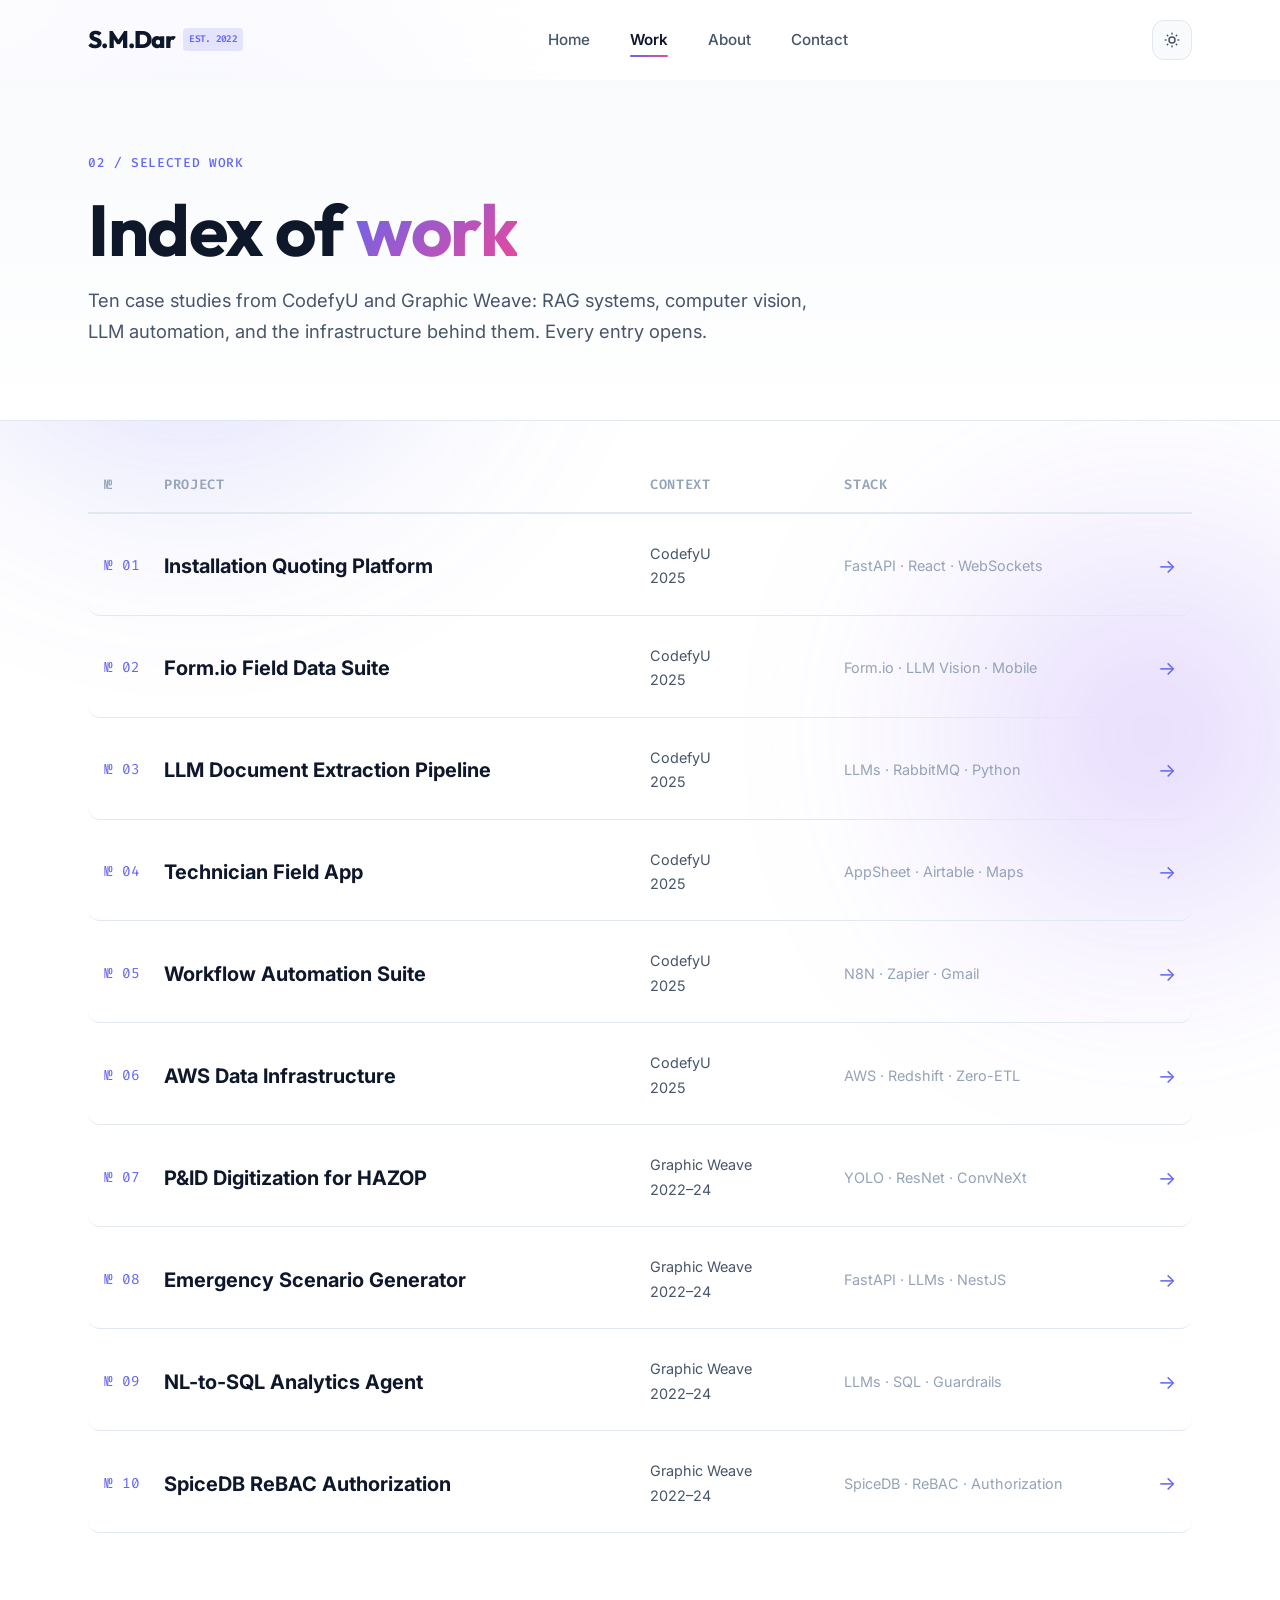
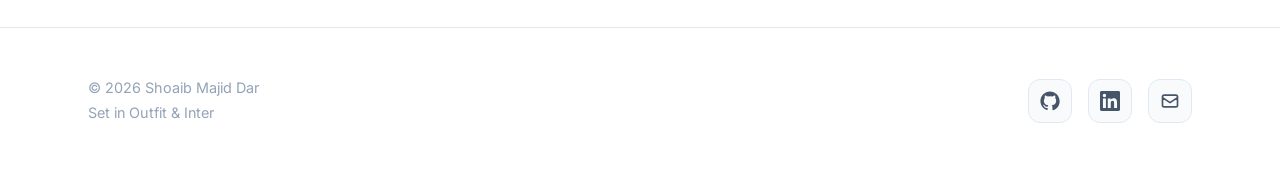
<file: portfolio.html>
<!DOCTYPE html>
<html lang="en">

<head>
    <meta charset="UTF-8">
    <meta name="viewport" content="width=device-width, initial-scale=1.0">
    <meta name="description"
        content="Index of work: case studies from CodefyU and Graphic Weave: RAG systems, computer vision, LLM automation, and data infrastructure.">
    <title>Work | Shoaib Majid Dar</title>
    <script>
        (function () {
            try {
                var t = localStorage.getItem('theme') ||
                    (matchMedia('(prefers-color-scheme: dark)').matches ? 'dark' : 'light');
                document.documentElement.setAttribute('data-theme', t);
            } catch (e) { }
        })();
    </script>
    <link rel="preconnect" href="https://fonts.googleapis.com">
    <link rel="preconnect" href="https://fonts.gstatic.com" crossorigin>
    <link href="https://fonts.googleapis.com/css2?family=Inter:wght@400;500;600&family=Outfit:wght@300;400;500;600;700;800&family=Fira+Code:wght@400;500&display=swap" rel="stylesheet">
    <link rel="stylesheet" href="css/styles.css">
</head>

<body>
    <!-- Navigation -->
    <nav class="navbar">
        <div class="container">
            <a href="index.html" class="nav-logo">S.M.Dar<sup>EST. 2022</sup></a>

            <ul class="nav-menu" id="navMenu">
                <li><a href="index.html" class="nav-link">Home</a></li>
                <li><a href="portfolio.html" class="nav-link active">Work</a></li>
                <li><a href="about.html" class="nav-link">About</a></li>
                <li><a href="contact.html" class="nav-link">Contact</a></li>
            </ul>

            <div class="nav-actions">
                <button class="theme-toggle" id="themeToggle" aria-label="Toggle theme">
                    <svg class="sun-icon" xmlns="http://www.w3.org/2000/svg" fill="none" viewBox="0 0 24 24"
                        stroke="currentColor">
                        <path stroke-linecap="round" stroke-linejoin="round" stroke-width="2"
                            d="M12 3v1m0 16v1m9-9h-1M4 12H3m15.364 6.364l-.707-.707M6.343 6.343l-.707-.707m12.728 0l-.707.707M6.343 17.657l-.707.707M16 12a4 4 0 11-8 0 4 4 0 018 0z" />
                    </svg>
                    <svg class="moon-icon" style="display:none;" xmlns="http://www.w3.org/2000/svg" fill="none"
                        viewBox="0 0 24 24" stroke="currentColor">
                        <path stroke-linecap="round" stroke-linejoin="round" stroke-width="2"
                            d="M20.354 15.354A9 9 0 018.646 3.646 9.003 9.003 0 0012 21a9.003 9.003 0 008.354-5.646z" />
                    </svg>
                </button>
                <button class="nav-toggle" id="navToggle" aria-label="Toggle menu">
                    <span></span>
                    <span></span>
                    <span></span>
                </button>
            </div>
        </div>
    </nav>

    <!-- Page header -->
    <header class="page-header">
        <div class="container">
            <span class="kicker mono reveal">02 / Selected work</span>
            <h1 class="page-title reveal d1">Index of <em>work</em></h1>
            <p class="page-subtitle reveal d2">
                Ten case studies from CodefyU and Graphic Weave: RAG systems, computer
                vision, LLM automation, and the infrastructure behind them. Every entry opens.
            </p>
        </div>
    </header>

    <!-- Project ledger -->
    <section class="section" style="padding-top: clamp(1.5rem, 4vh, 2.5rem);">
        <div class="container">
            <div class="ledger-cols mono reveal">
                <span>№</span>
                <span>Project</span>
                <span>Context</span>
                <span>Stack</span>
                <span></span>
            </div>
            <div id="projectsLedger">
                <!-- Rows rendered by js/portfolio.js -->
            </div>
        </div>
    </section>

    <!-- Footer -->
    <footer class="footer">
        <div class="container">
            <p class="footer-colophon">© 2026 Shoaib Majid Dar<br>Set in Outfit &amp; Inter</p>
            <div class="footer-social">
                <a href="https://github.com/ShoaibMajidDar" target="_blank" rel="noopener" class="icon-link"
                    aria-label="GitHub">
                    <svg xmlns="http://www.w3.org/2000/svg" viewBox="0 0 24 24" fill="currentColor">
                        <path
                            d="M12 .5C5.65.5.5 5.65.5 12c0 5.08 3.29 9.39 7.86 10.91.58.1.79-.25.79-.56v-2c-3.2.69-3.87-1.36-3.87-1.36-.52-1.33-1.27-1.68-1.27-1.68-1.04-.71.08-.7.08-.7 1.15.08 1.76 1.18 1.76 1.18 1.02 1.76 2.69 1.25 3.35.96.1-.74.4-1.25.72-1.54-2.55-.29-5.24-1.28-5.24-5.69 0-1.26.45-2.28 1.18-3.09-.12-.29-.51-1.46.11-3.04 0 0 .97-.31 3.18 1.18a11.05 11.05 0 0 1 5.79 0c2.21-1.49 3.17-1.18 3.17-1.18.63 1.58.24 2.75.12 3.04.74.81 1.18 1.83 1.18 3.09 0 4.42-2.69 5.39-5.26 5.68.41.36.78 1.06.78 2.14v3.17c0 .31.21.67.8.56 4.57-1.52 7.85-5.83 7.85-10.91C23.5 5.65 18.35.5 12 .5Z" />
                    </svg>
                </a>
                <a href="https://www.linkedin.com/in/shoaib-dar-37178b1ab/" target="_blank" rel="noopener"
                    class="icon-link" aria-label="LinkedIn">
                    <svg xmlns="http://www.w3.org/2000/svg" viewBox="0 0 24 24" fill="currentColor">
                        <path
                            d="M20.45 20.45h-3.55v-5.57c0-1.33-.03-3.04-1.85-3.04-1.85 0-2.14 1.45-2.14 2.94v5.67H9.36V9h3.41v1.56h.05c.48-.9 1.64-1.85 3.37-1.85 3.6 0 4.27 2.37 4.27 5.46v6.28ZM5.34 7.43a2.06 2.06 0 1 1 0-4.12 2.06 2.06 0 0 1 0 4.12ZM7.12 20.45H3.56V9h3.56v11.45ZM22.22 0H1.77C.79 0 0 .77 0 1.72v20.55C0 23.23.79 24 1.77 24h20.45c.98 0 1.78-.77 1.78-1.73V1.72C24 .77 23.2 0 22.22 0Z" />
                    </svg>
                </a>
                <a href="mailto:shoaibmajid92@gmail.com" class="icon-link" aria-label="Email">
                    <svg xmlns="http://www.w3.org/2000/svg" fill="none" viewBox="0 0 24 24" stroke="currentColor">
                        <path stroke-linecap="round" stroke-linejoin="round" stroke-width="2"
                            d="M3 8l9 6 9-6M5 19h14a2 2 0 002-2V7a2 2 0 00-2-2H5a2 2 0 00-2 2v10a2 2 0 002 2z" />
                    </svg>
                </a>
            </div>
        </div>
    </footer>

    <script src="js/main.js"></script>
    <script src="js/projects-data.js"></script>
    <script src="js/portfolio.js"></script>
</body>

</html>
</file>
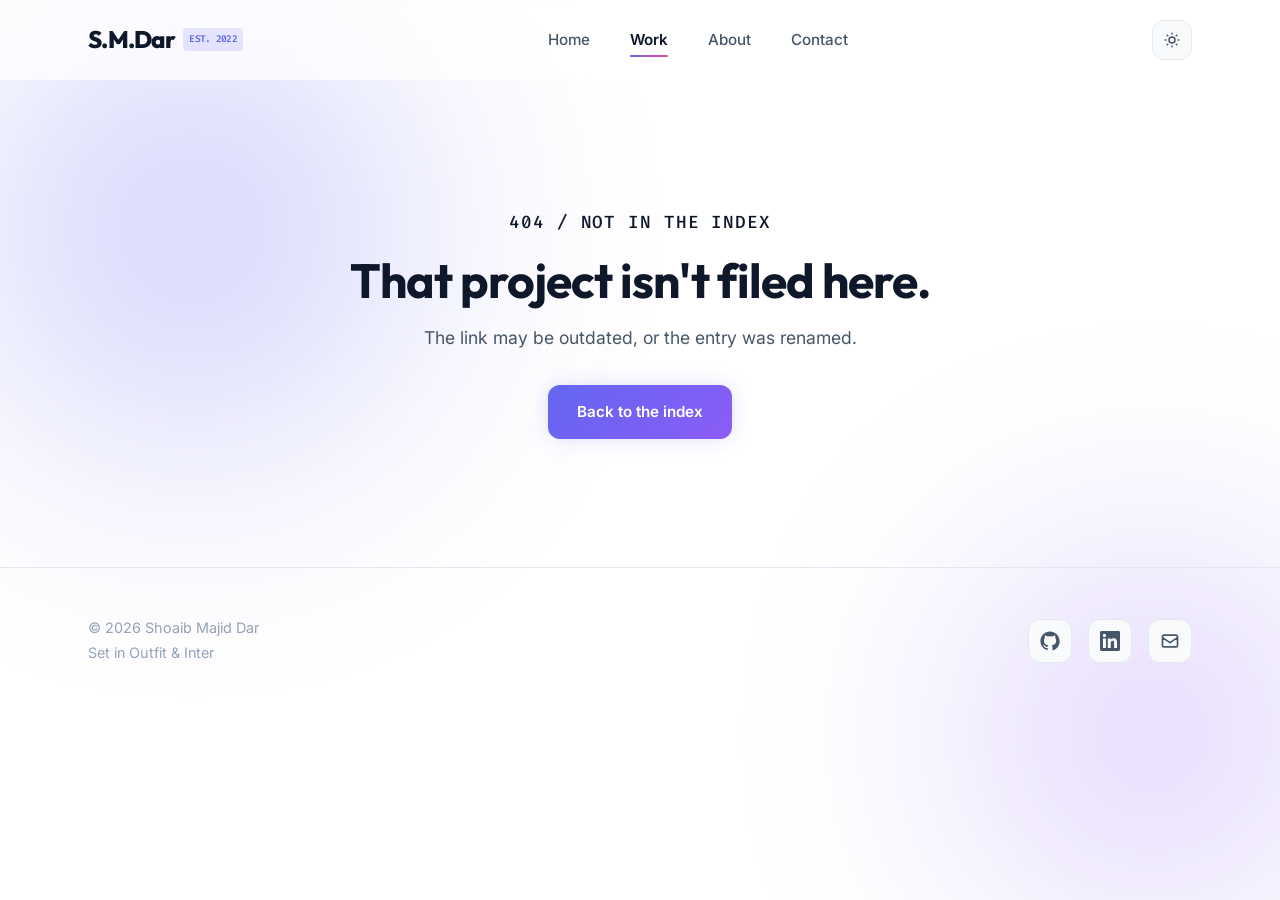
<file: project.html>
<!DOCTYPE html>
<html lang="en">

<head>
    <meta charset="UTF-8">
    <meta name="viewport" content="width=device-width, initial-scale=1.0">
    <meta name="description" content="Project case study by Shoaib Majid Dar.">
    <title>Project | Shoaib Majid Dar</title>
    <script>
        (function () {
            try {
                var t = localStorage.getItem('theme') ||
                    (matchMedia('(prefers-color-scheme: dark)').matches ? 'dark' : 'light');
                document.documentElement.setAttribute('data-theme', t);
            } catch (e) { }
        })();
    </script>
    <link rel="preconnect" href="https://fonts.googleapis.com">
    <link rel="preconnect" href="https://fonts.gstatic.com" crossorigin>
    <link href="https://fonts.googleapis.com/css2?family=Inter:wght@400;500;600&family=Outfit:wght@300;400;500;600;700;800&family=Fira+Code:wght@400;500&display=swap" rel="stylesheet">
    <link rel="stylesheet" href="css/styles.css">
</head>

<body>
    <!-- Navigation -->
    <nav class="navbar">
        <div class="container">
            <a href="index.html" class="nav-logo">S.M.Dar<sup>EST. 2022</sup></a>

            <ul class="nav-menu" id="navMenu">
                <li><a href="index.html" class="nav-link">Home</a></li>
                <li><a href="portfolio.html" class="nav-link active">Work</a></li>
                <li><a href="about.html" class="nav-link">About</a></li>
                <li><a href="contact.html" class="nav-link">Contact</a></li>
            </ul>

            <div class="nav-actions">
                <button class="theme-toggle" id="themeToggle" aria-label="Toggle theme">
                    <svg class="sun-icon" xmlns="http://www.w3.org/2000/svg" fill="none" viewBox="0 0 24 24"
                        stroke="currentColor">
                        <path stroke-linecap="round" stroke-linejoin="round" stroke-width="2"
                            d="M12 3v1m0 16v1m9-9h-1M4 12H3m15.364 6.364l-.707-.707M6.343 6.343l-.707-.707m12.728 0l-.707.707M6.343 17.657l-.707.707M16 12a4 4 0 11-8 0 4 4 0 018 0z" />
                    </svg>
                    <svg class="moon-icon" style="display:none;" xmlns="http://www.w3.org/2000/svg" fill="none"
                        viewBox="0 0 24 24" stroke="currentColor">
                        <path stroke-linecap="round" stroke-linejoin="round" stroke-width="2"
                            d="M20.354 15.354A9 9 0 018.646 3.646 9.003 9.003 0 0012 21a9.003 9.003 0 008.354-5.646z" />
                    </svg>
                </button>
                <button class="nav-toggle" id="navToggle" aria-label="Toggle menu">
                    <span></span>
                    <span></span>
                    <span></span>
                </button>
            </div>
        </div>
    </nav>

    <!-- Case study (rendered by js/project.js from ?id=) -->
    <main id="projectDetail"></main>

    <!-- Footer -->
    <footer class="footer">
        <div class="container">
            <p class="footer-colophon">© 2026 Shoaib Majid Dar<br>Set in Outfit &amp; Inter</p>
            <div class="footer-social">
                <a href="https://github.com/ShoaibMajidDar" target="_blank" rel="noopener" class="icon-link"
                    aria-label="GitHub">
                    <svg xmlns="http://www.w3.org/2000/svg" viewBox="0 0 24 24" fill="currentColor">
                        <path
                            d="M12 .5C5.65.5.5 5.65.5 12c0 5.08 3.29 9.39 7.86 10.91.58.1.79-.25.79-.56v-2c-3.2.69-3.87-1.36-3.87-1.36-.52-1.33-1.27-1.68-1.27-1.68-1.04-.71.08-.7.08-.7 1.15.08 1.76 1.18 1.76 1.18 1.02 1.76 2.69 1.25 3.35.96.1-.74.4-1.25.72-1.54-2.55-.29-5.24-1.28-5.24-5.69 0-1.26.45-2.28 1.18-3.09-.12-.29-.51-1.46.11-3.04 0 0 .97-.31 3.18 1.18a11.05 11.05 0 0 1 5.79 0c2.21-1.49 3.17-1.18 3.17-1.18.63 1.58.24 2.75.12 3.04.74.81 1.18 1.83 1.18 3.09 0 4.42-2.69 5.39-5.26 5.68.41.36.78 1.06.78 2.14v3.17c0 .31.21.67.8.56 4.57-1.52 7.85-5.83 7.85-10.91C23.5 5.65 18.35.5 12 .5Z" />
                    </svg>
                </a>
                <a href="https://www.linkedin.com/in/shoaib-dar-37178b1ab/" target="_blank" rel="noopener"
                    class="icon-link" aria-label="LinkedIn">
                    <svg xmlns="http://www.w3.org/2000/svg" viewBox="0 0 24 24" fill="currentColor">
                        <path
                            d="M20.45 20.45h-3.55v-5.57c0-1.33-.03-3.04-1.85-3.04-1.85 0-2.14 1.45-2.14 2.94v5.67H9.36V9h3.41v1.56h.05c.48-.9 1.64-1.85 3.37-1.85 3.6 0 4.27 2.37 4.27 5.46v6.28ZM5.34 7.43a2.06 2.06 0 1 1 0-4.12 2.06 2.06 0 0 1 0 4.12ZM7.12 20.45H3.56V9h3.56v11.45ZM22.22 0H1.77C.79 0 0 .77 0 1.72v20.55C0 23.23.79 24 1.77 24h20.45c.98 0 1.78-.77 1.78-1.73V1.72C24 .77 23.2 0 22.22 0Z" />
                    </svg>
                </a>
                <a href="mailto:shoaibmajid92@gmail.com" class="icon-link" aria-label="Email">
                    <svg xmlns="http://www.w3.org/2000/svg" fill="none" viewBox="0 0 24 24" stroke="currentColor">
                        <path stroke-linecap="round" stroke-linejoin="round" stroke-width="2"
                            d="M3 8l9 6 9-6M5 19h14a2 2 0 002-2V7a2 2 0 00-2-2H5a2 2 0 00-2 2v10a2 2 0 002 2z" />
                    </svg>
                </a>
            </div>
        </div>
    </footer>

    <script src="js/main.js"></script>
    <script src="js/projects-data.js"></script>
    <script src="js/project.js"></script>
</body>

</html>
</file>
<file: css/styles.css>
/* ==========================================================
   SHOAIB MAJID DAR — Premium Portfolio
   Type: 'Outfit', 'Inter', sans-serif
   ========================================================== */

@import url('https://fonts.googleapis.com/css2?family=Inter:wght@400;500;600&family=Outfit:wght@300;400;500;600;700;800&family=Fira+Code:wght@400;500&display=swap');

:root {
  /* Light Mode */
  --bg-primary: #ffffff;
  --bg-secondary: #f8fafc;
  --bg-tertiary: #f1f5f9;
  --text-primary: #0f172a;
  --text-secondary: #475569;
  --text-muted: #94a3b8;
  --accent-1: #6366f1; /* Indigo */
  --accent-2: #ec4899; /* Pink */
  --accent-3: #8b5cf6; /* Violet */
  --border-color: #e2e8f0;
  --border-hover: #cbd5e1;
  --glass-bg: rgba(255, 255, 255, 0.7);
  --glass-border: rgba(255, 255, 255, 0.5);
  --shadow-sm: 0 4px 6px -1px rgb(0 0 0 / 0.05), 0 2px 4px -2px rgb(0 0 0 / 0.05);
  --shadow-md: 0 10px 15px -3px rgb(0 0 0 / 0.05), 0 4px 6px -4px rgb(0 0 0 / 0.05);
  --shadow-lg: 0 20px 25px -5px rgb(0 0 0 / 0.05), 0 8px 10px -6px rgb(0 0 0 / 0.05);
  --shadow-glow: 0 0 20px rgba(99, 102, 241, 0.2);
  
  --font-display: 'Outfit', sans-serif;
  --font-body: 'Inter', sans-serif;
  --font-mono: 'Fira Code', monospace;

  --container: 1200px;
  --pad: clamp(1.5rem, 5vw, 3rem);
  --nav-h: 80px;

  --ease: cubic-bezier(0.16, 1, 0.3, 1);
  --t-fast: 200ms var(--ease);
  --t-med: 400ms var(--ease);
  --t-slow: 700ms var(--ease);
}

[data-theme="dark"] {
  --bg-primary: #020617; /* Slate 950 */
  --bg-secondary: #0f172a; /* Slate 900 */
  --bg-tertiary: #1e293b; /* Slate 800 */
  --text-primary: #f8fafc;
  --text-secondary: #94a3b8;
  --text-muted: #64748b;
  --accent-1: #818cf8;
  --accent-2: #f472b6;
  --accent-3: #a78bfa;
  --border-color: #1e293b;
  --border-hover: #334155;
  --glass-bg: rgba(2, 6, 23, 0.6);
  --glass-border: rgba(255, 255, 255, 0.05);
  --shadow-sm: 0 4px 6px -1px rgb(0 0 0 / 0.3), 0 2px 4px -2px rgb(0 0 0 / 0.3);
  --shadow-md: 0 10px 15px -3px rgb(0 0 0 / 0.3), 0 4px 6px -4px rgb(0 0 0 / 0.3);
  --shadow-lg: 0 20px 25px -5px rgb(0 0 0 / 0.3), 0 8px 10px -6px rgb(0 0 0 / 0.3);
  --shadow-glow: 0 0 30px rgba(129, 140, 248, 0.15);
}

* { box-sizing: border-box; margin: 0; padding: 0; }

html {
  scroll-behavior: smooth;
  -webkit-font-smoothing: antialiased;
}

body {
  font-family: var(--font-body);
  font-size: 1.0625rem;
  line-height: 1.7;
  color: var(--text-primary);
  background: var(--bg-primary);
  min-height: 100vh;
  transition: background-color var(--t-med), color var(--t-med);
  overflow-x: hidden;
}

/* Dynamic background blobs */
body::before, body::after {
  content: "";
  position: fixed;
  border-radius: 50%;
  filter: blur(120px);
  z-index: -1;
  opacity: 0.4;
  pointer-events: none;
  transition: opacity var(--t-slow), transform var(--t-slow);
}
body::before {
  top: -10%; left: -10%;
  width: 50vw; height: 50vw;
  background: radial-gradient(circle, var(--accent-1), transparent 70%);
}
body::after {
  bottom: -10%; right: -10%;
  width: 40vw; height: 40vw;
  background: radial-gradient(circle, var(--accent-3), transparent 70%);
}
[data-theme="dark"] body::before, [data-theme="dark"] body::after { opacity: 0.15; }

::selection { background: var(--accent-1); color: #fff; }

img, svg { display: block; max-width: 100%; }

a { color: inherit; text-decoration: none; transition: color var(--t-fast); }

h1, h2, h3, h4, h5, h6 {
  font-family: var(--font-display);
  font-weight: 700;
  line-height: 1.1;
  letter-spacing: -0.02em;
}

h1 em, h2 em, h3 em {
  font-style: normal;
  background: linear-gradient(135deg, var(--accent-1), var(--accent-2));
  -webkit-background-clip: text;
  -webkit-text-fill-color: transparent;
  color: var(--accent-1);
}

.container {
  max-width: var(--container);
  margin-inline: auto;
  padding-inline: var(--pad);
}

.mono {
  font-family: var(--font-mono);
  font-size: 0.8rem;
  font-weight: 500;
  letter-spacing: 0.05em;
  text-transform: uppercase;
  color: var(--accent-1);
}

/* Animations */
.reveal {
  opacity: 0;
  transform: translateY(30px);
  transition: opacity 0.8s var(--ease), transform 0.8s var(--ease);
}
.reveal.is-visible { opacity: 1; transform: none; }
.reveal.d1 { transition-delay: 100ms; }
.reveal.d2 { transition-delay: 200ms; }
.reveal.d3 { transition-delay: 300ms; }
.reveal.d4 { transition-delay: 400ms; }

/* Navbar - Glassmorphism */
.navbar {
  position: sticky;
  top: 0;
  z-index: 100;
  height: var(--nav-h);
  background: var(--glass-bg);
  backdrop-filter: blur(16px);
  -webkit-backdrop-filter: blur(16px);
  border-bottom: 1px solid transparent;
  transition: border-color var(--t-med), background-color var(--t-med), padding var(--t-med), height var(--t-med);
}

.navbar.scrolled { 
  border-bottom-color: var(--glass-border); 
  height: calc(var(--nav-h) - 10px);
  box-shadow: var(--shadow-sm);
}

.navbar .container {
  height: 100%;
  display: flex;
  align-items: center;
  justify-content: space-between;
}

.nav-logo {
  font-family: var(--font-display);
  font-size: 1.5rem;
  font-weight: 800;
  letter-spacing: -0.03em;
  display: flex;
  align-items: center;
  gap: 0.5rem;
}
.nav-logo sup {
  font-family: var(--font-mono);
  font-size: 0.6rem;
  font-weight: 600;
  color: var(--accent-1);
  background: color-mix(in srgb, var(--accent-1) 15%, transparent);
  padding: 0.2rem 0.4rem;
  border-radius: 4px;
}

.nav-menu {
  display: flex;
  align-items: center;
  gap: 2.5rem;
  list-style: none;
}

.nav-link {
  font-family: var(--font-body);
  font-size: 0.95rem;
  font-weight: 500;
  color: var(--text-secondary);
  padding: 0.5rem 0;
  position: relative;
}
.nav-link::after {
  content: "";
  position: absolute;
  left: 0; bottom: 0;
  width: 100%;
  height: 2px;
  background: linear-gradient(90deg, var(--accent-1), var(--accent-2));
  transform: scaleX(0);
  transform-origin: right;
  transition: transform var(--t-med);
  border-radius: 2px;
}
.nav-link:hover { color: var(--text-primary); }
.nav-link:hover::after { transform: scaleX(1); transform-origin: left; }
.nav-link.active { color: var(--text-primary); font-weight: 600; }
.nav-link.active::after { transform: scaleX(1); }

.nav-actions { display: flex; align-items: center; gap: 1rem; }

.theme-toggle {
  width: 40px; height: 40px;
  display: grid; place-items: center;
  background: var(--bg-secondary);
  border: 1px solid var(--border-color);
  border-radius: 12px;
  color: var(--text-secondary);
  cursor: pointer;
  transition: all var(--t-fast);
}
.theme-toggle:hover { 
  background: var(--bg-tertiary); 
  color: var(--accent-1); 
  border-color: var(--accent-1);
  transform: translateY(-2px);
}
.theme-toggle svg { width: 18px; height: 18px; }

.nav-toggle {
  display: none;
  flex-direction: column; justify-content: center; align-items: center; gap: 5px;
  width: 40px; height: 40px;
  background: var(--bg-secondary);
  border: 1px solid var(--border-color);
  border-radius: 12px;
  cursor: pointer;
  z-index: 101;
}
.nav-toggle span {
  display: block; width: 18px; height: 2px;
  background: var(--text-primary);
  transition: transform var(--t-fast), opacity var(--t-fast);
  border-radius: 2px;
}
.nav-toggle.active span:nth-child(1) { transform: translateY(7px) rotate(45deg); }
.nav-toggle.active span:nth-child(2) { opacity: 0; }
.nav-toggle.active span:nth-child(3) { transform: translateY(-7px) rotate(-45deg); }

/* Buttons */
.btn {
  display: inline-flex; align-items: center; justify-content: center; gap: 0.75rem;
  font-family: var(--font-body);
  font-size: 0.95rem; font-weight: 600;
  padding: 0.9rem 1.8rem;
  border-radius: 12px;
  cursor: pointer;
  transition: all var(--t-fast);
}
.btn svg { width: 18px; height: 18px; transition: transform var(--t-fast); }
.btn:hover svg { transform: translateX(4px); }

.btn-primary {
  background: linear-gradient(135deg, var(--accent-1), var(--accent-3));
  color: #fff;
  border: none;
  box-shadow: var(--shadow-glow);
}
.btn-primary:hover {
  transform: translateY(-2px);
  box-shadow: 0 10px 25px rgba(99, 102, 241, 0.4);
}

.btn-secondary {
  background: var(--bg-secondary);
  color: var(--text-primary);
  border: 1px solid var(--border-color);
}
.btn-secondary:hover {
  background: var(--bg-tertiary);
  border-color: var(--border-hover);
  transform: translateY(-2px);
}

/* Masthead */
.masthead {
  padding: clamp(4rem, 12vh, 8rem) 0;
  position: relative;
}

.masthead-top {
  display: flex; justify-content: space-between; align-items: center;
  margin-bottom: 2rem;
}

.status-pill {
  display: inline-flex; align-items: center; gap: 0.5rem;
  font-family: var(--font-body); font-size: 0.85rem; font-weight: 500;
  background: var(--bg-secondary);
  border: 1px solid var(--border-color);
  padding: 0.4rem 1rem;
  border-radius: 20px;
  color: var(--text-primary);
}
.status-dot {
  width: 8px; height: 8px; border-radius: 50%;
  background: #10b981;
  box-shadow: 0 0 0 0 rgba(16, 185, 129, 0.4);
  animation: pulse-green 2s infinite;
}
@keyframes pulse-green {
  0% { box-shadow: 0 0 0 0 rgba(16, 185, 129, 0.4); }
  70% { box-shadow: 0 0 0 6px rgba(16, 185, 129, 0); }
  100% { box-shadow: 0 0 0 0 rgba(16, 185, 129, 0); }
}

.masthead-name {
  font-size: clamp(3rem, 8vw, 6.5rem);
  font-weight: 800;
  line-height: 1.05;
  margin-bottom: 3rem;
  letter-spacing: -0.04em;
}
.masthead-name .last-name { color: var(--accent-1); }

.masthead-meta {
  display: grid;
  grid-template-columns: repeat(auto-fit, minmax(200px, 1fr));
  gap: 1.5rem;
  background: var(--bg-secondary);
  padding: 2rem;
  border-radius: 20px;
  border: 1px solid var(--border-color);
  box-shadow: var(--shadow-sm);
}
.masthead-meta > div {
  display: flex; flex-direction: column; gap: 0.5rem;
}
.masthead-meta dt { color: var(--accent-1); font-size: 0.8rem; font-family: var(--font-mono); text-transform: uppercase; font-weight: 500; }
.masthead-meta dd { font-weight: 600; color: var(--text-primary); font-size: 1.1rem; }

/* Abstract */
.abstract {
  padding: clamp(3rem, 8vh, 5rem) 0;
}
.abstract .container {
  display: grid;
  grid-template-columns: 1fr 2.5fr;
  gap: 3rem;
  align-items: start;
}
.abstract-body p {
  font-size: clamp(1.2rem, 2vw, 1.6rem);
  color: var(--text-secondary);
  line-height: 1.6;
  margin-bottom: 1.5rem;
}
.abstract-body p em { color: var(--text-primary); font-style: normal; font-weight: 600; }
.abstract-actions { display: flex; flex-wrap: wrap; gap: 1rem; margin-top: 2.5rem; align-items: center;}

/* Sections */
.section { padding: clamp(4rem, 10vh, 8rem) 0; }
.section-head {
  display: flex; justify-content: space-between; align-items: flex-end;
  margin-bottom: 3rem; gap: 2rem;
}
.section-head .kicker { margin-bottom: 0.5rem; display: block; font-family: var(--font-mono); font-size: 0.85rem; color: var(--accent-1); font-weight: 500;}
.section-head h2 { font-size: clamp(2rem, 4vw, 3.5rem); }
.section-link {
  font-family: var(--font-body); font-weight: 600; font-size: 0.95rem;
  color: var(--accent-1); display: inline-flex; align-items: center; gap: 0.5rem;
}
.section-link:hover { transform: translateX(4px); }

/* Ledger (Index Rows) */
.ledger-cols {
  display: grid;
  grid-template-columns: 60px 2.5fr 1fr 1.5fr 40px;
  padding: 1rem;
  color: var(--text-muted);
  font-size: 0.85rem; font-weight: 600;
  text-transform: uppercase; letter-spacing: 0.05em;
  border-bottom: 2px solid var(--border-color);
  font-family: var(--font-mono);
}
.ledger-row {
  display: grid;
  grid-template-columns: 60px 2.5fr 1fr 1.5fr 40px;
  align-items: center;
  padding: 1.5rem 1rem;
  border-bottom: 1px solid var(--border-color);
  transition: all var(--t-fast);
  border-radius: 12px;
  margin: 0.25rem 0;
}
.ledger-row:hover {
  background: var(--bg-secondary);
  transform: scale(1.01);
  box-shadow: var(--shadow-sm);
  border-color: transparent;
}
.ledger-num { color: var(--accent-1); font-family: var(--font-mono); font-size: 0.9rem;}
.ledger-title { font-size: 1.25rem; font-weight: 700; color: var(--text-primary); }
.ledger-context { color: var(--text-secondary); font-size: 0.9rem;}
.ledger-stack { color: var(--text-muted); font-size: 0.9rem;}
.ledger-arrow { color: var(--accent-1); font-size: 1.2rem; justify-self: end; transition: transform var(--t-fast); }
.ledger-row:hover .ledger-arrow { transform: translateX(5px); }

/* Featured Cards */
.featured-grid {
  display: grid; grid-template-columns: repeat(auto-fit, minmax(320px, 1fr)); gap: 1.5rem;
}
.feature-card {
  background: var(--glass-bg);
  backdrop-filter: blur(10px);
  border: 1px solid var(--border-color);
  border-radius: 20px;
  padding: 2rem;
  display: flex; flex-direction: column; gap: 1.25rem;
  transition: all var(--t-med);
  position: relative; overflow: hidden;
}
.feature-card::before {
  content: ""; position: absolute; top: 0; left: 0; width: 100%; height: 4px;
  background: linear-gradient(90deg, var(--accent-1), var(--accent-2));
  transform: scaleX(0); transform-origin: left; transition: transform var(--t-med);
}
.feature-card:hover {
  transform: translateY(-5px);
  box-shadow: var(--shadow-lg);
  border-color: var(--border-hover);
  background: var(--bg-secondary);
}
.feature-card:hover::before { transform: scaleX(1); }
.feature-top { display: flex; justify-content: space-between; align-items: center; }
.feature-top span:first-child { font-family: var(--font-mono); color: var(--accent-1); font-size: 0.85rem;}
.feature-arrow { color: var(--accent-1); transition: transform var(--t-fast); font-size: 1.2rem;}
.feature-card h3 { font-size: 1.6rem; color: var(--text-primary); }
.feature-card p { color: var(--text-secondary); flex-grow: 1; font-size: 0.95rem; }
.feature-card:hover .feature-arrow { transform: translate(4px, -4px); }

/* Tags */
.tag-row { display: flex; flex-wrap: wrap; gap: 0.5rem; }
.tag {
  font-family: var(--font-body); font-size: 0.75rem; font-weight: 600;
  padding: 0.4rem 0.8rem; border-radius: 8px;
  background: color-mix(in srgb, var(--accent-1) 10%, transparent);
  color: var(--accent-1); border: 1px solid color-mix(in srgb, var(--accent-1) 20%, transparent);
}
.tag:hover { background: var(--accent-1); color: #fff; }

/* Capabilities */
.cap-grid {
  display: grid; grid-template-columns: repeat(auto-fit, minmax(300px, 1fr)); gap: 1.5rem;
}
.cap-cell {
  background: var(--bg-secondary); border: 1px solid var(--border-color);
  border-radius: 20px; padding: 2.5rem 2rem;
  transition: all var(--t-fast);
}
.cap-cell:hover { transform: translateY(-3px); box-shadow: var(--shadow-md); border-color: var(--accent-1); }
.cap-cell .cap-num { color: var(--accent-2); font-size: 1.2rem; margin-bottom: 1rem; display: block; font-family: var(--font-mono); font-weight: bold;}
.cap-cell h3 { margin-bottom: 1.5rem; font-size: 1.5rem; }
.cap-cell ul { list-style: none; display: flex; flex-direction: column; gap: 0.8rem; }
.cap-cell li {
  color: var(--text-secondary); font-size: 0.95rem;
  display: flex; align-items: center; gap: 0.5rem;
}
.cap-cell li::before { content: "→"; color: var(--accent-1); font-weight: bold; }

/* CTA Band */
.cta-band {
  background: linear-gradient(135deg, var(--bg-secondary), var(--bg-tertiary));
  border-block: 1px solid var(--border-color);
  padding: clamp(4rem, 10vh, 6rem) 0;
  text-align: center;
}
.cta-band .container { display: flex; flex-direction: column; align-items: center; gap: 2rem; }
.cta-band h2 { font-size: clamp(2.5rem, 5vw, 4rem); max-width: 20ch; margin: 0 auto; }

/* Footer */
.footer { padding: 3rem 0; border-top: 1px solid var(--border-color); }
.footer .container { display: flex; justify-content: space-between; align-items: center; flex-wrap: wrap; gap: 1rem; }
.footer-colophon { color: var(--text-muted); font-size: 0.9rem; }
.footer-social { display: flex; gap: 1rem; }
.icon-link {
  width: 44px; height: 44px; display: grid; place-items: center;
  background: var(--bg-secondary); border: 1px solid var(--border-color); border-radius: 12px;
  color: var(--text-secondary); transition: all var(--t-fast);
}
.icon-link:hover { background: var(--accent-1); color: #fff; border-color: var(--accent-1); transform: translateY(-3px); }
.icon-link svg { width: 20px; height: 20px; }

/* Marquee */
.marquee {
  overflow: hidden; padding: 1.5rem 0; border-block: 1px solid var(--border-color);
  background: var(--bg-secondary);
}
.marquee-track {
  display: flex; gap: 3rem; white-space: nowrap; animation: marquee 25s linear infinite;
  font-family: var(--font-display); font-size: 1.2rem; font-weight: 600; color: var(--text-secondary);
}
.marquee-track .sep { color: var(--accent-2); }
@keyframes marquee { from { transform: translateX(0); } to { transform: translateX(-50%); } }

/* About Page Specific */
.about-grid { display: grid; grid-template-columns: 1fr 2fr; gap: 4rem; align-items: start; }
.about-portrait {
  position: sticky; top: calc(var(--nav-h) + 2rem);
  border-radius: 24px; overflow: hidden;
  border: 1px solid var(--border-color); box-shadow: var(--shadow-lg);
  aspect-ratio: 4/5;
  display: grid; place-items: center;
}
.about-portrait img { width: 100%; height: 100%; object-fit: cover; transition: transform var(--t-slow); position: absolute; inset: 0;}
.about-portrait:hover img { transform: scale(1.05); }
.about-portrait .monogram {
  font-family: var(--font-display); font-size: 4rem; font-weight: 800; color: var(--accent-1); z-index: -1;
}
.about-bio h2 { font-size: clamp(2rem, 4vw, 3rem); margin-bottom: 1.5rem; }
.about-bio p { color: var(--text-secondary); font-size: 1.1rem; margin-bottom: 1.5rem; }
.about-bio strong { color: var(--text-primary); font-weight: 600; }
.xp-entry {
  display: grid; grid-template-columns: 200px 1fr; gap: 2rem;
  padding: 2.5rem 0; border-bottom: 1px solid var(--border-color);
}
.xp-when { color: var(--accent-1); font-family: var(--font-mono); font-size: 0.9rem; font-weight: 600; }
.xp-role h3 { font-size: 1.5rem; margin-bottom: 0.3rem; }
.xp-company { color: var(--text-secondary); font-size: 1.1rem; font-weight: 500; font-family: var(--font-mono); text-transform: uppercase; }
.xp-role p { margin-top: 1rem; color: var(--text-secondary); }
.xp-worked { margin-top: 1rem; }
.xp-worked .mono { margin-bottom: 0.5rem; display: block; }
.edu-card {
  display: flex; justify-content: space-between; align-items: center; flex-wrap: wrap;
  padding: 2rem; background: var(--bg-secondary); border-radius: 16px; border: 1px solid var(--border-color);
}
.edu-card h3 { font-size: 1.4rem; }
.edu-degree { color: var(--text-secondary); margin-top: 0.3rem; }
.edu-loc { color: var(--accent-1); font-weight: 600; font-family: var(--font-mono); font-size: 0.85rem;}

.skill-group { margin-bottom: 2rem; }
.skill-group-head { display: flex; align-items: center; gap: 1rem; margin-bottom: 1rem; }
.skill-group-head h3 { font-size: 1.3rem; }
.skill-group-head::after { content:""; flex-grow:1; height:1px; background: var(--border-color); }
.skill-group-head .mono { color: var(--accent-1); font-weight: bold; }

/* Page Header */
.page-header {
  padding: clamp(3rem, 8vh, 6rem) 0;
  border-bottom: 1px solid var(--border-color);
  background: linear-gradient(to bottom, var(--bg-secondary), var(--bg-primary));
}
.page-header .kicker { margin-bottom: 1rem; display: block; }
.page-title { font-size: clamp(2.5rem, 6vw, 4.5rem); margin-bottom: 1rem; }
.page-subtitle { color: var(--text-secondary); font-size: 1.15rem; max-width: 60ch; }

/* Project Detail Page */
.project-hero { padding: clamp(3rem, 8vh, 6rem) 0; background: linear-gradient(to bottom, var(--bg-secondary), var(--bg-primary)); border-bottom: 1px solid var(--border-color);}
.project-hero .crumb { display: inline-flex; color: var(--text-muted); font-weight: 500; margin-bottom: 1.5rem; font-family: var(--font-mono); font-size: 0.85rem; text-transform: uppercase;}
.project-hero .crumb:hover { color: var(--accent-1); }
.proj-num { color: var(--accent-2); margin-bottom: 1rem; display: block; font-family: var(--font-mono); font-size: 0.85rem;}
.project-hero h1 { font-size: clamp(2.5rem, 6vw, 4.5rem); margin-bottom: 2rem; max-width: 20ch;}
.project-meta {
  display: grid; grid-template-columns: repeat(auto-fit, minmax(200px, 1fr)); gap: 1.5rem;
  background: var(--bg-secondary); padding: 2rem; border-radius: 20px; border: 1px solid var(--border-color);
  margin-bottom: 3rem; margin-top: 2rem;
}
.project-meta dt { color: var(--accent-1); font-size: 0.85rem; margin-bottom: 0.3rem; font-family: var(--font-mono); text-transform: uppercase;}
.project-meta dd { font-weight: 600; font-size: 1.05rem; }

.project-body {
  display: grid; grid-template-columns: 150px 1fr; gap: 2rem;
  padding: 3rem 0; border-bottom: 1px solid var(--border-color);
}
.project-body:last-child { border-bottom: none; }
.body-label { color: var(--accent-1); font-family: var(--font-mono); font-size: 0.85rem; text-transform: uppercase;}
.project-body p { font-size: 1.1rem; color: var(--text-secondary); margin-bottom: 1rem; line-height: 1.8; max-width: 65ch;}
.project-body .lede { font-size: 1.3rem; color: var(--text-primary); font-weight: 500; }

.highlight-list { list-style: none; counter-reset: hl; }
.highlight-list li {
  counter-increment: hl; display: flex; gap: 1.5rem; padding: 1rem 0;
  border-bottom: 1px solid var(--border-color); color: var(--text-secondary); font-size: 1.05rem;
  max-width: 65ch;
}
.highlight-list li::before {
  content: counter(hl, decimal-leading-zero); color: var(--accent-2);
  font-family: var(--font-mono); font-weight: 600; font-size: 0.9rem;
}
.figure-grid { display: grid; grid-template-columns: repeat(auto-fit, minmax(400px, 1fr)); gap: 2rem; margin-top: 1rem;}
.project-figure { border-radius: 16px; overflow: hidden; border: 1px solid var(--border-color); background: var(--bg-secondary); padding: 1rem; }
.project-figure img { border-radius: 8px; width: 100%; border: 1px solid var(--border-color); }
.project-figure figcaption { margin-top: 1rem; color: var(--text-muted); text-align: center; font-family: var(--font-mono); font-size: 0.85rem;}

.project-pagination {
  display: grid; grid-template-columns: 1fr 1fr; gap: 1rem; margin-top: 4rem; border-top: 1px solid var(--border-color); padding-top: 2rem; padding-bottom: 4rem;
}
.pagination-link {
  padding: 2rem; background: var(--bg-secondary); border-radius: 16px; border: 1px solid var(--border-color);
  transition: all var(--t-fast); display: flex; flex-direction: column; gap: 0.5rem;
}
.pagination-link.next { align-items: flex-end; text-align: right; }
.pagination-link:hover { border-color: var(--accent-1); transform: translateY(-2px); box-shadow: var(--shadow-sm); }
.pagination-link .mono { color: var(--accent-1); }
.pagination-title { font-size: 1.4rem; font-weight: 700; color: var(--text-primary); }
.pagination-link.disabled { opacity: 0.4; pointer-events: none; }

.not-found { text-align: center; padding: 8rem 0; }
.not-found h1 { font-size: 3rem; margin-bottom: 1rem;}
.not-found p { color: var(--text-secondary); font-size: 1.1rem; margin-bottom: 2rem;}

/* Contact Page */
.contact-grid { display: grid; grid-template-columns: 1fr 1.5fr; gap: 4rem; padding: 4rem 0;}
.contact-info h2 { font-size: clamp(2.5rem, 5vw, 4rem); margin-bottom: 1.5rem; }
.contact-info p { color: var(--text-secondary); font-size: 1.1rem; margin-bottom: 2rem; max-width: 40ch;}
.contact-channels { display: flex; flex-direction: column; gap: 1rem; }
.contact-link {
  display: flex; align-items: center; gap: 1rem; padding: 1rem;
  background: var(--bg-secondary); border-radius: 12px; border: 1px solid var(--border-color);
  font-weight: 500; transition: all var(--t-fast); color: var(--text-secondary);
}
.contact-link:hover { background: var(--bg-tertiary); border-color: var(--accent-1); transform: translateX(5px); color: var(--accent-1);}
.contact-link svg { color: var(--text-muted); transition: color var(--t-fast);}
.contact-link:hover svg { color: var(--accent-1); }

.contact-form {
  background: var(--bg-secondary); padding: 3rem; border-radius: 24px;
  border: 1px solid var(--border-color); box-shadow: var(--shadow-lg);
}
.form-group { margin-bottom: 1.5rem; }
.form-group label { display: block; margin-bottom: 0.5rem; font-weight: 600; color: var(--text-primary); font-size: 0.9rem;}
.form-group input, .form-group textarea {
  width: 100%; padding: 1rem; border-radius: 12px; border: 1px solid var(--border-color);
  background: var(--bg-primary); color: var(--text-primary); font-family: var(--font-body);
  transition: all var(--t-fast); font-size: 1rem;
}
.form-group input:focus, .form-group textarea:focus {
  outline: none; border-color: var(--accent-1); box-shadow: 0 0 0 3px rgba(99, 102, 241, 0.1);
}
.form-group textarea { min-height: 150px; resize: vertical; }
.form-status { padding: 1rem; border-radius: 12px; margin-bottom: 1.5rem; font-weight: 500; display: none; }
.form-status.success { display: block; background: rgba(16, 185, 129, 0.1); color: #10b981; border: 1px solid rgba(16, 185, 129, 0.2); }
.form-status.error { display: block; background: rgba(239, 68, 68, 0.1); color: #ef4444; border: 1px solid rgba(239, 68, 68, 0.2); }

/* Responsive */
@media (max-width: 900px) {
  .abstract .container, .about-grid, .xp-entry, .project-body, .contact-grid {
    grid-template-columns: 1fr; gap: 2rem;
  }
  .ledger-cols { display: none; }
  .ledger-row {
    grid-template-columns: 1fr auto;
    grid-template-areas: "title arrow" "context context" "stack stack"; gap: 0.5rem;
  }
  .ledger-num { display: none; }
  .ledger-title { grid-area: title; } .ledger-context { grid-area: context; }
  .ledger-stack { grid-area: stack; } .ledger-arrow { grid-area: arrow; align-self: center;}
  .masthead-meta { grid-template-columns: 1fr 1fr; }
}

@media (max-width: 768px) {
  .nav-toggle { display: flex; }
  .nav-menu {
    position: fixed; top: var(--nav-h); left: 0; right: 0;
    flex-direction: column; background: var(--glass-bg); backdrop-filter: blur(20px);
    padding: 2rem; border-bottom: 1px solid var(--border-color);
    transform: translateY(-150%); opacity: 0; transition: all var(--t-med);
  }
  .nav-menu.active { transform: translateY(0); opacity: 1; }
  .nav-link { font-size: 1.2rem; }
  .project-pagination { grid-template-columns: 1fr; }
  .hero-social { margin-top: 1rem; }
  .masthead-meta { grid-template-columns: 1fr; }
}
</file>
